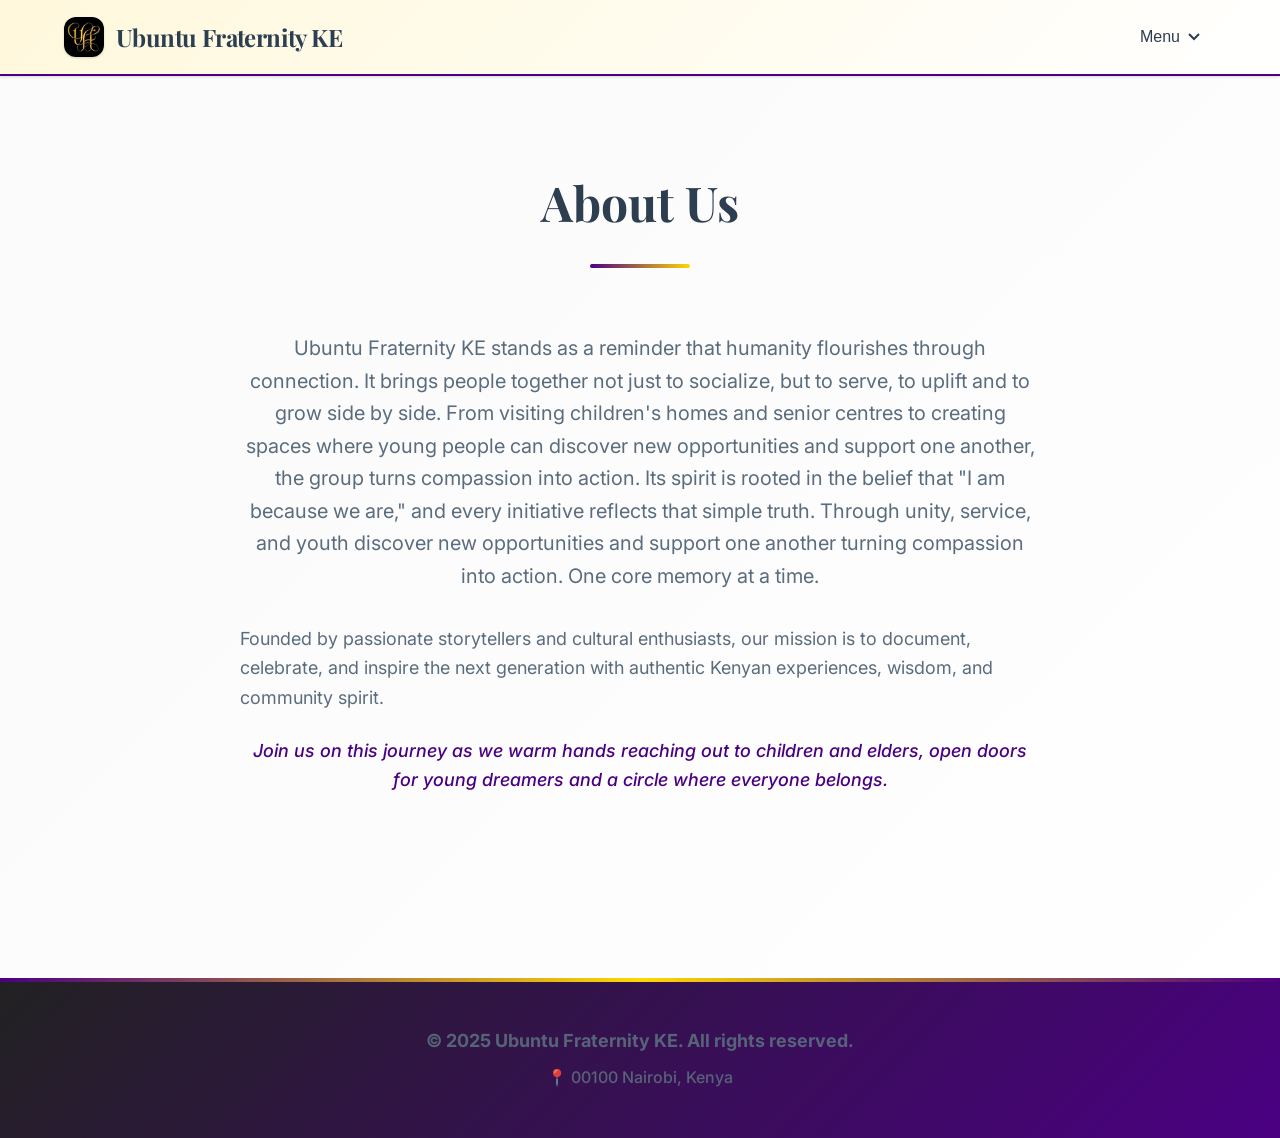
<file: about.html>
<!DOCTYPE html>
<html lang="en">
<head>
  <meta charset="UTF-8">
  <meta name="viewport" content="width=device-width, initial-scale=1.0">
  <title>About Us - Ubuntu Fraternity KE</title>
  <meta name="description" content="Learn about Ubuntu Fraternity KE's mission to preserve and share Kenyan values, traditions, and stories through authentic community experiences.">
  <link rel="icon" type="image/jpeg" href="images/uflogo.png">
  <link rel="stylesheet" href="css/styles.css">
  <link href="https://fonts.googleapis.com/css2?family=Inter:wght@300;400;500;600;700&display=swap" rel="stylesheet">
</head>
<body>
  <!-- Navigation Bar -->
  <nav class="nav">
    <div class="nav__container">
      <a href="index.html" class="nav__logo">
        <img src="images/uflogo.png" alt="Ubuntu Fraternity KE Logo">
        Ubuntu Fraternity KE
      </a>
      
      <button class="nav__toggle" id="navToggle" aria-label="Toggle navigation menu">
        <span></span>
        <span></span>
        <span></span>
      </button>
      
      <div class="nav__menu" id="navMenu">
        <div class="nav__dropdown">
          <button class="nav__dropdown-toggle" id="dropdownToggle" aria-expanded="false">
            Menu
            <svg width="12" height="8" viewBox="0 0 12 8" fill="currentColor">
              <path d="M1 1l5 5 5-5" stroke="currentColor" stroke-width="2" fill="none"/>
            </svg>
          </button>
          <div class="nav__dropdown-menu" id="dropdownMenu">
            <a href="index.html" class="nav__dropdown-item">Home</a>
            <a href="about.html" class="nav__dropdown-item">About Us</a>
            <a href="events.html" class="nav__dropdown-item">Events</a>
            <a href="gallery.html" class="nav__dropdown-item">Gallery</a>
            <a href="partnership.html" class="nav__dropdown-item">Partnership</a>
            <a href="membership.html" class="nav__dropdown-item">Membership</a>
            <a href="blogs.html" class="nav__dropdown-item">Blogs</a>
            <a href="contact.html" class="nav__dropdown-item">Contact</a>
            <a href="privacy.html" class="nav__dropdown-item">Privacy Policy</a>
          </div>
        </div>
      </div>
    </div>
  </nav>

  <!-- About Section -->
  <section class="section section--large">
    <div class="container">
      <h2 class="section__title">About Us</h2>
      <div style="max-width: 800px; margin: 0 auto;">
        <p style="font-size: var(--text-xl); text-align: center; margin-bottom: var(--space-8);">
          Ubuntu Fraternity KE stands as a reminder that humanity flourishes through connection. It brings people together not just to socialize, but to serve, to uplift and to grow side by side. From visiting children's homes and senior centres to creating spaces where young people can discover new opportunities and support one another, the group turns compassion into action. Its spirit is rooted in the belief that "I am because we are," and every initiative reflects that simple truth. Through unity, service, and youth discover new opportunities and support one another turning compassion into action. One core memory at a time.
        </p>
        
        <p style="font-size: var(--text-lg); margin-bottom: var(--space-6);">
          Founded by passionate storytellers and cultural enthusiasts, our mission is to document, celebrate, and inspire the next generation with authentic Kenyan experiences, wisdom, and community spirit.
        </p>
        
        <p style="font-size: var(--text-lg); text-align: center; font-style: italic; color: var(--primary-purple); font-weight: var(--font-medium);">
          Join us on this journey as we warm hands reaching out to children and elders, open doors for young dreamers and a circle where everyone belongs.
        </p>
      </div>
    </div>
  </section>

  <!-- Footer -->
  <footer class="footer">
    <div class="footer__content">
      <p class="footer__text footer__text--highlight">&copy; 2025 Ubuntu Fraternity KE. All rights reserved.</p>
      <p class="footer__text">📍 00100 Nairobi, Kenya</p>
    </div>
  </footer>

  <script src="js/main.js"></script>
</body>
</html>
</file>
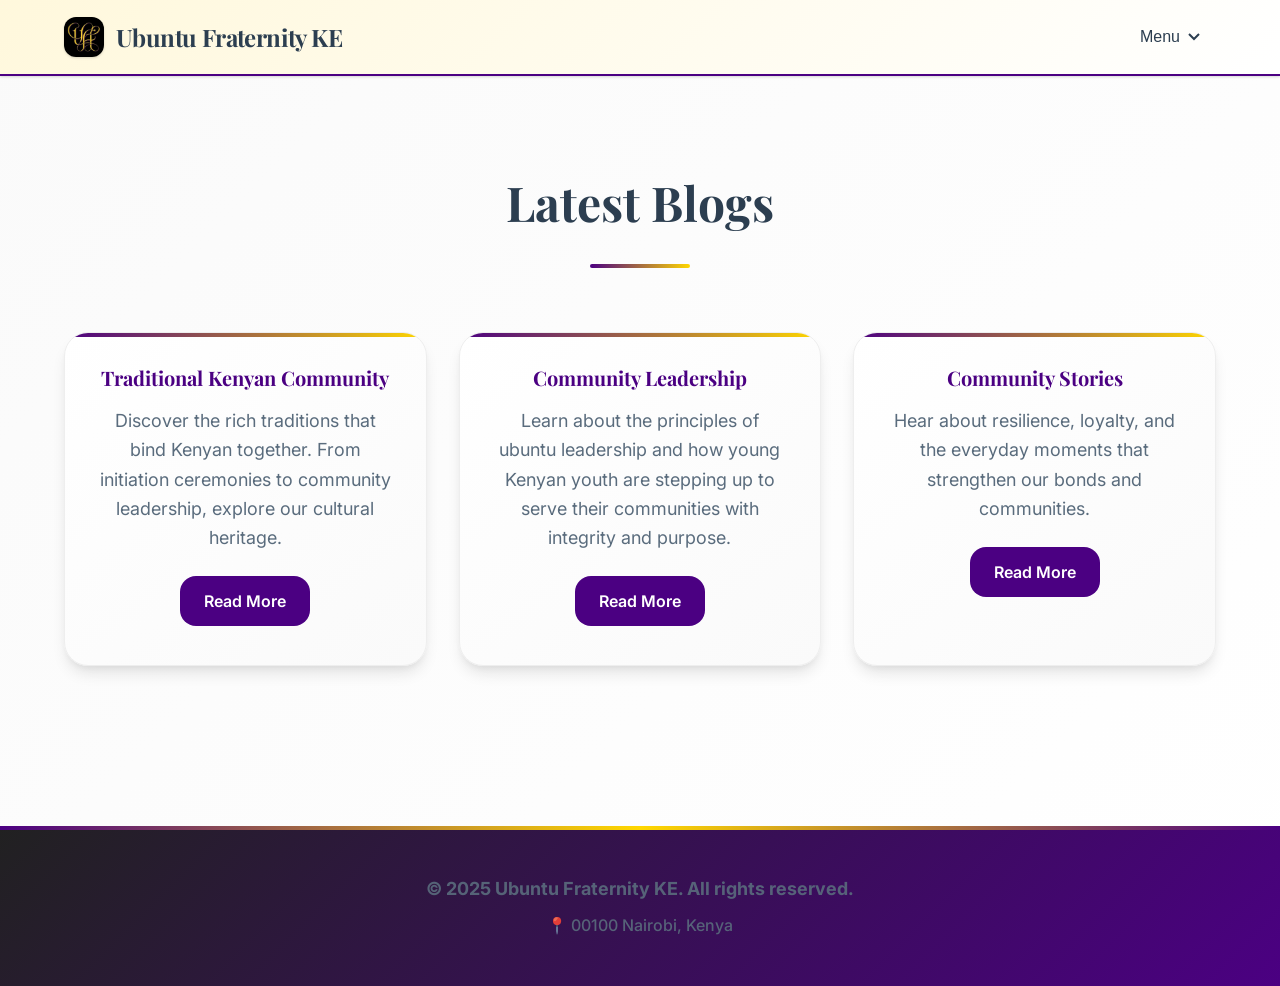
<file: blogs.html>
<!DOCTYPE html>
<html lang="en">
<head>
  <meta charset="UTF-8">
  <meta name="viewport" content="width=device-width, initial-scale=1.0">
  <title>Blogs - Ubuntu Fraternity KE</title>
  <meta name="description" content="Read our latest blogs about traditional Kenyan brotherhood, community leadership, and inspiring stories from our fraternity.">
  <link rel="icon" type="image/jpeg" href="images/uflogo.png">
  <link rel="stylesheet" href="css/styles.css">
  <link href="https://fonts.googleapis.com/css2?family=Inter:wght@300;400;500;600;700&display=swap" rel="stylesheet">
</head>
<body>
  <!-- Navigation Bar -->
  <nav class="nav">
    <div class="nav__container">
      <a href="index.html" class="nav__logo">
        <img src="images/uflogo.png" alt="Ubuntu Fraternity KE Logo">
        Ubuntu Fraternity KE
      </a>
      
      <button class="nav__toggle" id="navToggle" aria-label="Toggle navigation menu">
        <span></span>
        <span></span>
        <span></span>
      </button>
      
      <div class="nav__menu" id="navMenu">
        <div class="nav__dropdown">
          <button class="nav__dropdown-toggle" id="dropdownToggle" aria-expanded="false">
            Menu
            <svg width="12" height="8" viewBox="0 0 12 8" fill="currentColor">
              <path d="M1 1l5 5 5-5" stroke="currentColor" stroke-width="2" fill="none"/>
            </svg>
          </button>
          <div class="nav__dropdown-menu" id="dropdownMenu">
            <a href="index.html" class="nav__dropdown-item">Home</a>
            <a href="about.html" class="nav__dropdown-item">About Us</a>
            <a href="events.html" class="nav__dropdown-item">Events</a>
            <a href="gallery.html" class="nav__dropdown-item">Gallery</a>
            <a href="partnership.html" class="nav__dropdown-item">Partnership</a>
            <a href="membership.html" class="nav__dropdown-item">Membership</a>
            <a href="blogs.html" class="nav__dropdown-item">Blogs</a>
            <a href="contact.html" class="nav__dropdown-item">Contact</a>
            <a href="privacy.html" class="nav__dropdown-item">Privacy Policy</a>
          </div>
        </div>
      </div>
    </div>
  </nav>

  <!-- Blogs Section -->
  <section class="section section--large">
    <div class="container">
      <h2 class="section__title">Latest Blogs</h2>
      <div class="blog-grid">
        <div class="blog-card">
          <h3 class="blog-card__title">Traditional Kenyan Community</h3>
          <p class="blog-card__excerpt">Discover the rich traditions that bind Kenyan together. From initiation ceremonies to community leadership, explore our cultural heritage.</p>
          <a href="#" class="blog-card__link">Read More</a>
        </div>
        <div class="blog-card">
          <h3 class="blog-card__title">Community Leadership</h3>
          <p class="blog-card__excerpt">Learn about the principles of ubuntu leadership and how young Kenyan youth are stepping up to serve their communities with integrity and purpose.</p>
          <a href="#" class="blog-card__link">Read More</a>
        </div>
        <div class="blog-card">
          <h3 class="blog-card__title">Community Stories</h3>
          <p class="blog-card__excerpt">Hear about resilience, loyalty, and the everyday moments that strengthen our bonds and communities.</p>
          <a href="#" class="blog-card__link">Read More</a>
        </div>
      </div>
    </div>
  </section>

  <!-- Footer -->
  <footer class="footer">
    <div class="footer__content">
      <p class="footer__text footer__text--highlight">&copy; 2025 Ubuntu Fraternity KE. All rights reserved.</p>
      <p class="footer__text">📍 00100 Nairobi, Kenya</p>
    </div>
  </footer>

  <script src="js/main.js"></script>
</body>
</html>
</file>
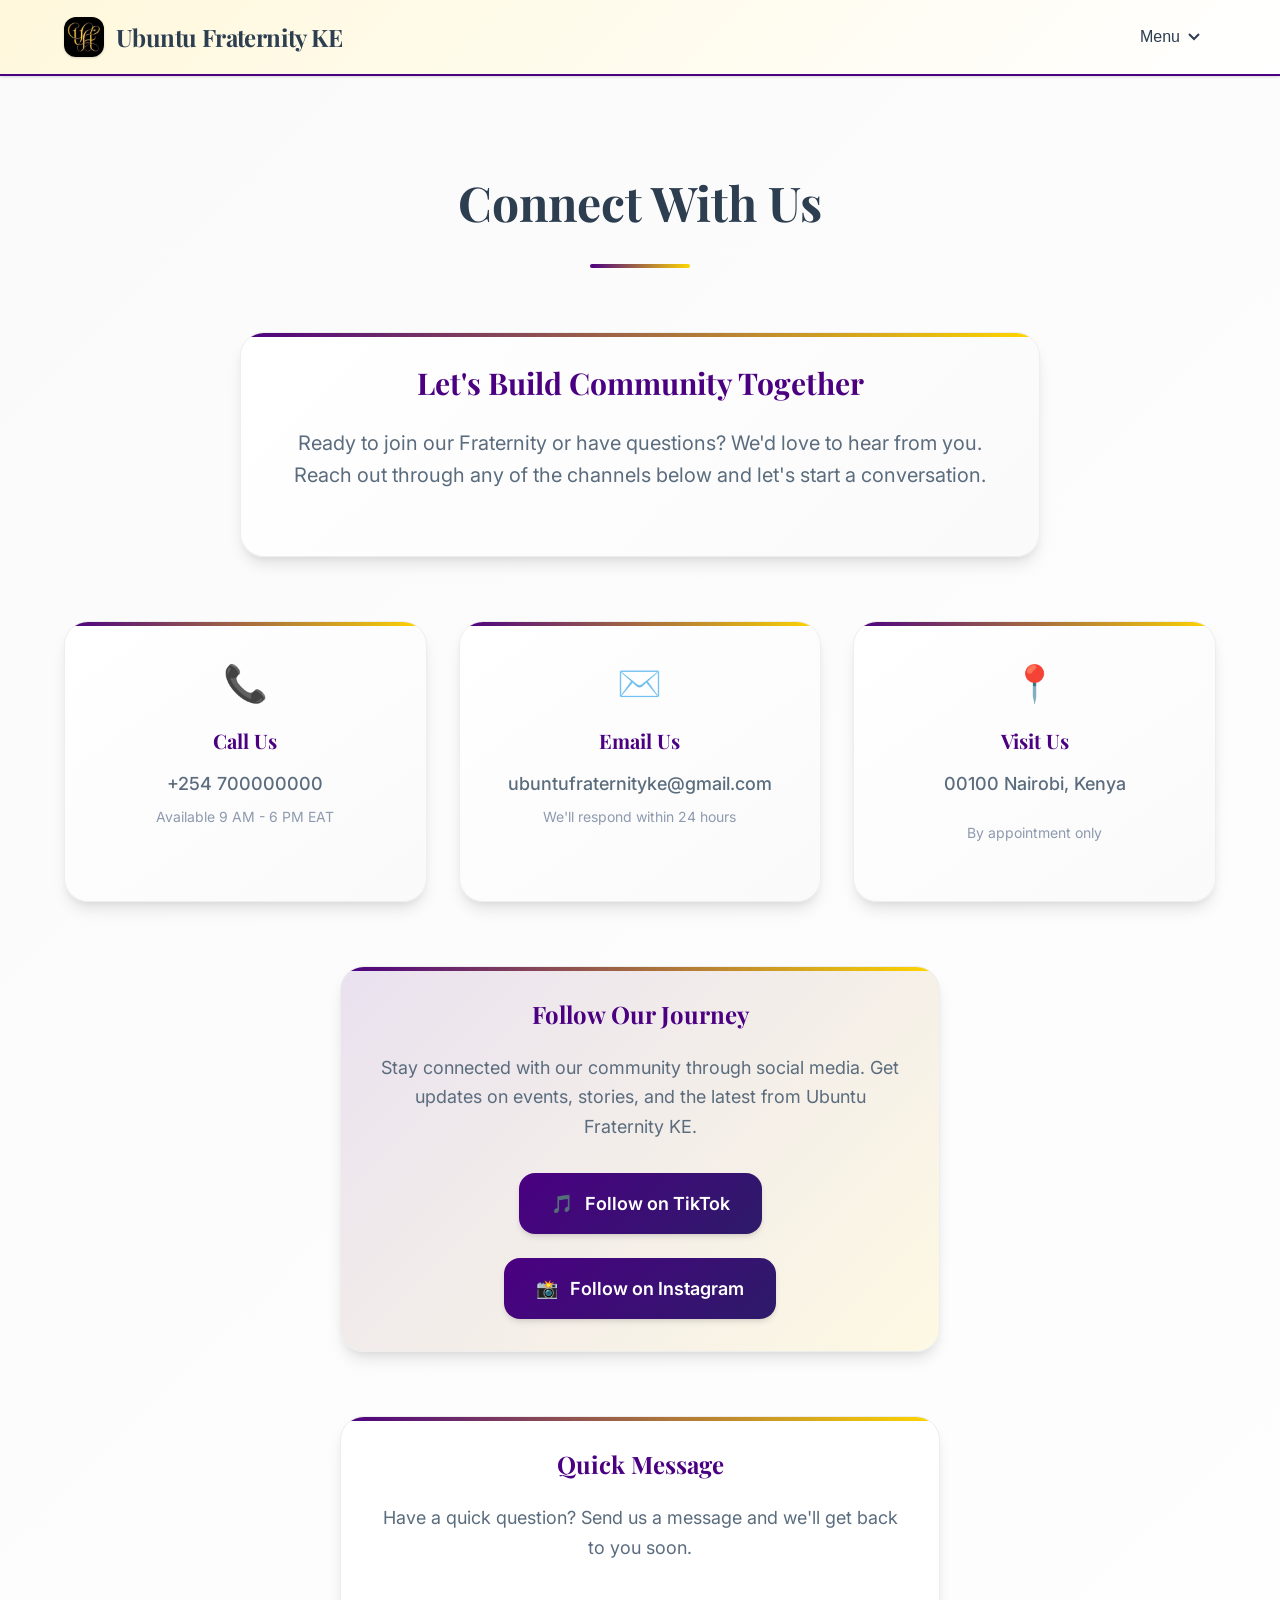
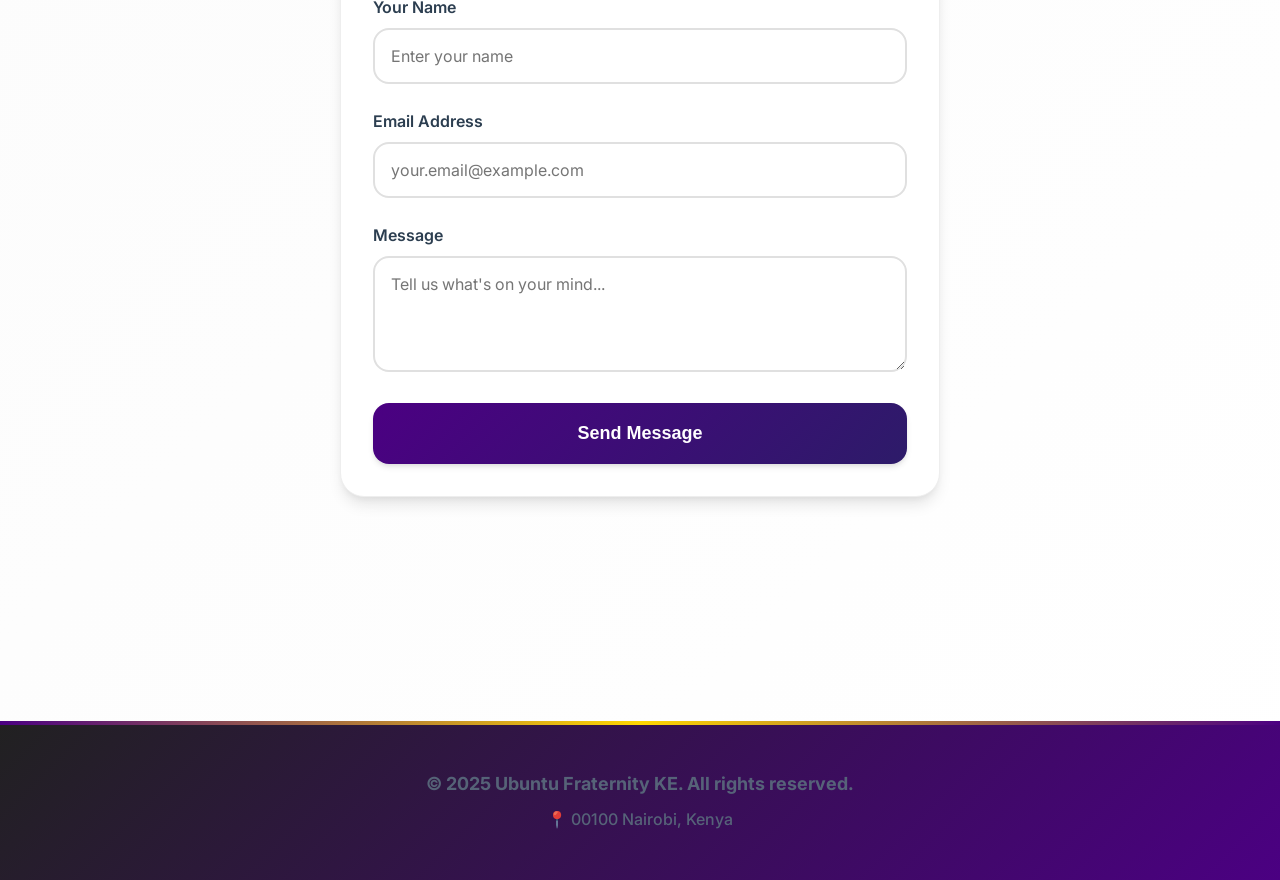
<file: contact.html>
<!DOCTYPE html>
<html lang="en">
<head>
  <meta charset="UTF-8">
  <meta name="viewport" content="width=device-width, initial-scale=1.0">
  <title>Contact - Ubuntu Fraternity KE</title>
  <meta name="description" content="Get in touch with Ubuntu Fraternity KE. Contact us via phone, email, or follow us on social media for updates and events.">
  <link rel="icon" type="image/jpeg" href="images/uflogo.png">
  <link rel="stylesheet" href="css/styles.css">
  <link href="https://fonts.googleapis.com/css2?family=Inter:wght@300;400;500;600;700&display=swap" rel="stylesheet">
</head>
<body>
  <!-- Navigation Bar -->
  <nav class="nav">
    <div class="nav__container">
      <a href="index.html" class="nav__logo">
        <img src="images/uflogo.png" alt="Ubuntu Fraternity KE Logo">
        Ubuntu Fraternity KE
      </a>
      
      <button class="nav__toggle" id="navToggle" aria-label="Toggle navigation menu">
        <span></span>
        <span></span>
        <span></span>
      </button>
      
      <div class="nav__menu" id="navMenu">
        <div class="nav__dropdown">
          <button class="nav__dropdown-toggle" id="dropdownToggle" aria-expanded="false">
            Menu
            <svg width="12" height="8" viewBox="0 0 12 8" fill="currentColor">
              <path d="M1 1l5 5 5-5" stroke="currentColor" stroke-width="2" fill="none"/>
            </svg>
          </button>
          <div class="nav__dropdown-menu" id="dropdownMenu">
            <a href="index.html" class="nav__dropdown-item">Home</a>
            <a href="about.html" class="nav__dropdown-item">About Us</a>
            <a href="events.html" class="nav__dropdown-item">Events</a>
            <a href="gallery.html" class="nav__dropdown-item">Gallery</a>
            <a href="partnership.html" class="nav__dropdown-item">Partnership</a>
            <a href="membership.html" class="nav__dropdown-item">Membership</a>
            <a href="blogs.html" class="nav__dropdown-item">Blogs</a>
            <a href="contact.html" class="nav__dropdown-item">Contact</a>
            <a href="privacy.html" class="nav__dropdown-item">Privacy Policy</a>
          </div>
        </div>
      </div>
    </div>
  </nav>

  <!-- Contact Section -->
  <section class="section section--large">
    <div class="container">
      <h2 class="section__title">Connect With Us</h2>
      
      <!-- Hero Contact Card -->
      <div class="card" style="max-width: 800px; margin: 0 auto var(--space-16); text-align: center; background: linear-gradient(135deg, var(--white), var(--gray-50));">
        <h3 style="font-size: var(--text-3xl); color: var(--primary-purple); margin-bottom: var(--space-6); font-family: var(--font-display);">
          Let's Build Community Together
        </h3>
        <p style="font-size: var(--text-xl); color: var(--text-secondary); margin-bottom: var(--space-8);">
          Ready to join our Fraternity or have questions? We'd love to hear from you. 
          Reach out through any of the channels below and let's start a conversation.
        </p>
      </div>
      
      <!-- Contact Methods Grid -->
      <div class="contact-grid">
        <div class="contact-card">
          <div style="font-size: var(--text-4xl); margin-bottom: var(--space-4);">📞</div>
          <h3 class="contact-card__title">Call Us</h3>
          <a href="tel:+254700000000" class="contact-card__content">+254 700000000</a>
          <p style="font-size: var(--text-sm); color: var(--text-muted); margin-top: var(--space-2);">
            Available 9 AM - 6 PM EAT
          </p>
        </div>
        
        <div class="contact-card">
          <div style="font-size: var(--text-4xl); margin-bottom: var(--space-4);">✉️</div>
          <h3 class="contact-card__title">Email Us</h3>
          <a href="mailto:ubuntufraternityke@gmail.com" class="contact-card__content">ubuntufraternityke@gmail.com</a>
          <p style="font-size: var(--text-sm); color: var(--text-muted); margin-top: var(--space-2);">
            We'll respond within 24 hours
          </p>
        </div>
        
        <div class="contact-card">
          <div style="font-size: var(--text-4xl); margin-bottom: var(--space-4);">📍</div>
          <h3 class="contact-card__title">Visit Us</h3>
          <p class="contact-card__content">00100 Nairobi, Kenya</p>
          <p style="font-size: var(--text-sm); color: var(--text-muted); margin-top: var(--space-2);">
            By appointment only
          </p>
        </div>
      </div>
      
      <!-- Social Media Section -->
      <div class="card" style="max-width: 600px; margin: var(--space-16) auto; text-align: center; background: linear-gradient(135deg, var(--primary-purple-muted), var(--accent-yellow-muted));">
        <h3 style="font-size: var(--text-2xl); color: var(--primary-purple); margin-bottom: var(--space-6); font-family: var(--font-display);">
          Follow Our Journey
        </h3>
        <p style="font-size: var(--text-lg); color: var(--text-secondary); margin-bottom: var(--space-8);">
          Stay connected with our community through social media. Get updates on events, 
          stories, and the latest from Ubuntu Fraternity KE.
        </p>
        
        <div class="social-links">
          <a href="https://tiktok.com/@ubuntu.fraternity" target="_blank" rel="noopener noreferrer" class="social-link">
            <span style="margin-right: var(--space-2);">🎵</span>
            Follow on TikTok
          </a>
          <a href="https://instagram.com/ubuntufraternity" target="_blank" rel="noopener noreferrer" class="social-link">
            <span style="margin-right: var(--space-2);">📸</span>
            Follow on Instagram
          </a>
        </div>
      </div>
      
      <!-- Quick Contact Form -->
      <div class="card" style="max-width: 600px; margin: var(--space-16) auto; text-align: center;">
        <h3 style="font-size: var(--text-2xl); color: var(--primary-purple); margin-bottom: var(--space-6); font-family: var(--font-display);">
          Quick Message
        </h3>
        <p style="font-size: var(--text-lg); color: var(--text-secondary); margin-bottom: var(--space-8);">
          Have a quick question? Send us a message and we'll get back to you soon.
        </p>
        
        <form style="text-align: left;">
          <div class="form-group">
            <label for="quickName" class="form-label">Your Name</label>
            <input type="text" id="quickName" name="quickName" class="form-input" placeholder="Enter your name">
          </div>
          <div class="form-group">
            <label for="quickEmail" class="form-label">Email Address</label>
            <input type="email" id="quickEmail" name="quickEmail" class="form-input" placeholder="your.email@example.com">
          </div>
          <div class="form-group">
            <label for="quickMessage" class="form-label">Message</label>
            <textarea id="quickMessage" name="quickMessage" class="form-input" rows="4" placeholder="Tell us what's on your mind..."></textarea>
          </div>
          <button type="submit" class="form-button">Send Message</button>
        </form>
      </div>
    </div>
  </section>

  <!-- Footer -->
  <footer class="footer">
    <div class="footer__content">
      <p class="footer__text footer__text--highlight">&copy; 2025 Ubuntu Fraternity KE. All rights reserved.</p>
      <p class="footer__text">📍 00100 Nairobi, Kenya</p>
    </div>
  </footer>

  <script src="js/main.js"></script>
</body>
</html>
</file>
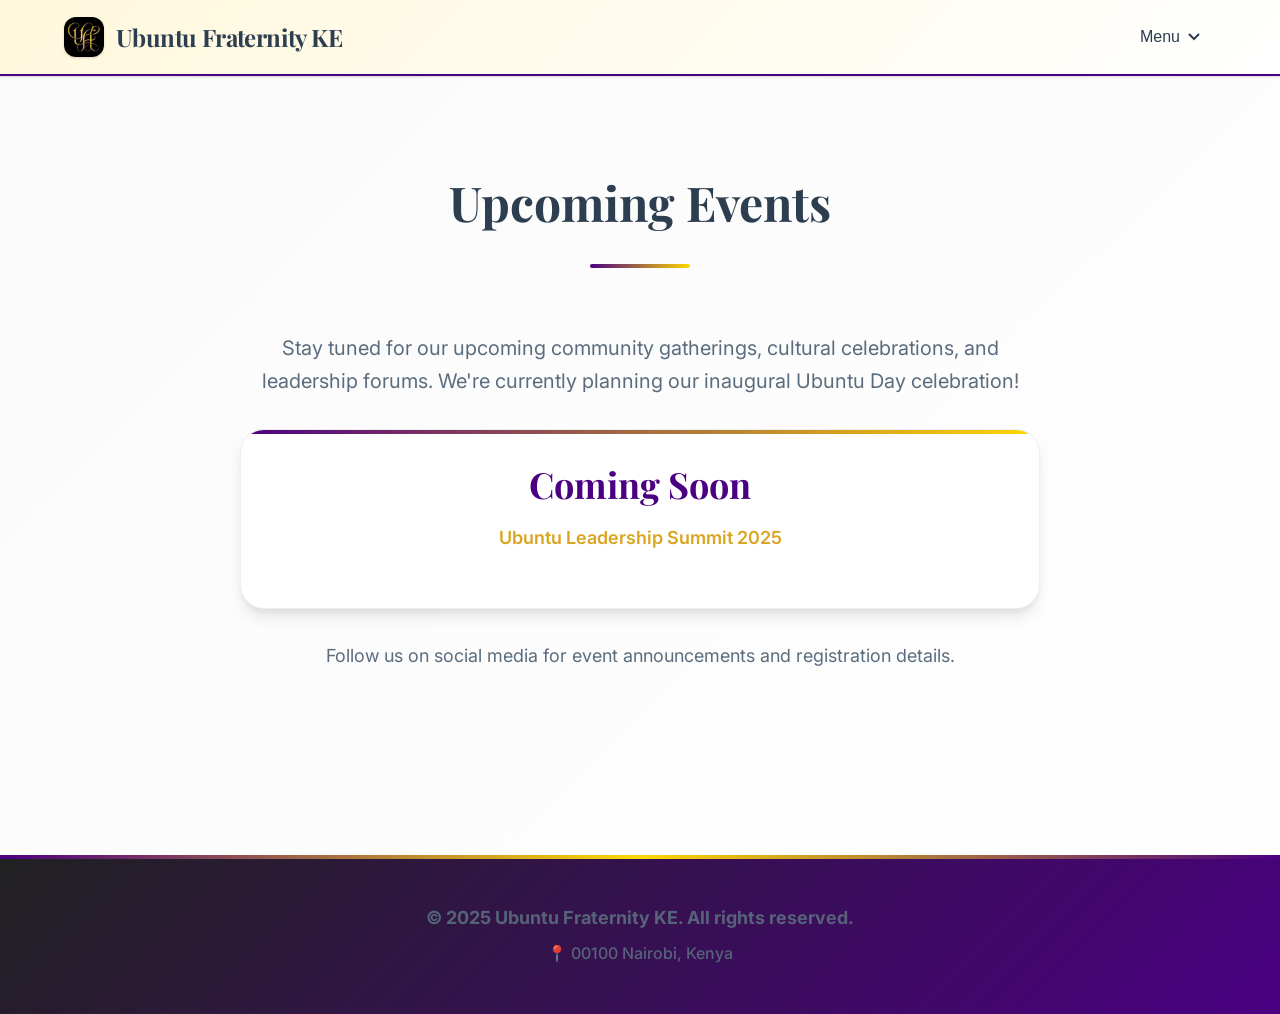
<file: events.html>
<!DOCTYPE html>
<html lang="en">
<head>
  <meta charset="UTF-8">
  <meta name="viewport" content="width=device-width, initial-scale=1.0">
  <title>Events - Ubuntu Fraternity KE</title>
  <meta name="description" content="Stay updated with Ubuntu Fraternity KE's upcoming events, community gatherings, and cultural celebrations.">
  <link rel="icon" type="image/jpeg" href="images/uflogo.png">
  <link rel="stylesheet" href="css/styles.css">
  <link href="https://fonts.googleapis.com/css2?family=Inter:wght@300;400;500;600;700&display=swap" rel="stylesheet">
</head>
<body>
  <!-- Navigation Bar -->
  <nav class="nav">
    <div class="nav__container">
      <a href="index.html" class="nav__logo">
        <img src="images/uflogo.png" alt="Ubuntu Fraternity KE Logo">
        Ubuntu Fraternity KE
      </a>
      
      <button class="nav__toggle" id="navToggle" aria-label="Toggle navigation menu">
        <span></span>
        <span></span>
        <span></span>
      </button>
      
      <div class="nav__menu" id="navMenu">
        <div class="nav__dropdown">
          <button class="nav__dropdown-toggle" id="dropdownToggle" aria-expanded="false">
            Menu
            <svg width="12" height="8" viewBox="0 0 12 8" fill="currentColor">
              <path d="M1 1l5 5 5-5" stroke="currentColor" stroke-width="2" fill="none"/>
            </svg>
          </button>
          <div class="nav__dropdown-menu" id="dropdownMenu">
            <a href="index.html" class="nav__dropdown-item">Home</a>
            <a href="about.html" class="nav__dropdown-item">About Us</a>
            <a href="events.html" class="nav__dropdown-item">Events</a>
            <a href="gallery.html" class="nav__dropdown-item">Gallery</a>
            <a href="partnership.html" class="nav__dropdown-item">Partnership</a>
            <a href="membership.html" class="nav__dropdown-item">Membership</a>
            <a href="blogs.html" class="nav__dropdown-item">Blogs</a>
            <a href="contact.html" class="nav__dropdown-item">Contact</a>
            <a href="privacy.html" class="nav__dropdown-item">Privacy Policy</a>
          </div>
        </div>
      </div>
    </div>
  </nav>

  <!-- Events Section -->
  <section class="section section--large">
    <div class="container">
      <h2 class="section__title">Upcoming Events</h2>
      <div style="max-width: 800px; margin: 0 auto; text-align: center;">
        <p style="font-size: var(--text-xl); margin-bottom: var(--space-6);">
          Stay tuned for our upcoming community gatherings, cultural celebrations, and leadership forums. We're currently planning our inaugural Ubuntu Day celebration!
        </p>
        <div class="card" style="margin: var(--space-8) 0;">
          <h3 style="color: var(--primary-purple); margin-bottom: var(--space-4);">Coming Soon</h3>
          <p style="font-size: var(--text-lg); font-weight: var(--font-semibold); color: var(--accent-yellow-dark);">Ubuntu Leadership Summit 2025</p>
        </div>
        <p style="font-size: var(--text-lg); color: var(--text-secondary);">
          Follow us on social media for event announcements and registration details.
        </p>
      </div>
    </div>
  </section>

  <!-- Footer -->
  <footer class="footer">
    <div class="footer__content">
      <p class="footer__text footer__text--highlight">&copy; 2025 Ubuntu Fraternity KE. All rights reserved.</p>
      <p class="footer__text">📍 00100 Nairobi, Kenya</p>
    </div>
  </footer>

  <script src="js/main.js"></script>
</body>
</html>
</file>
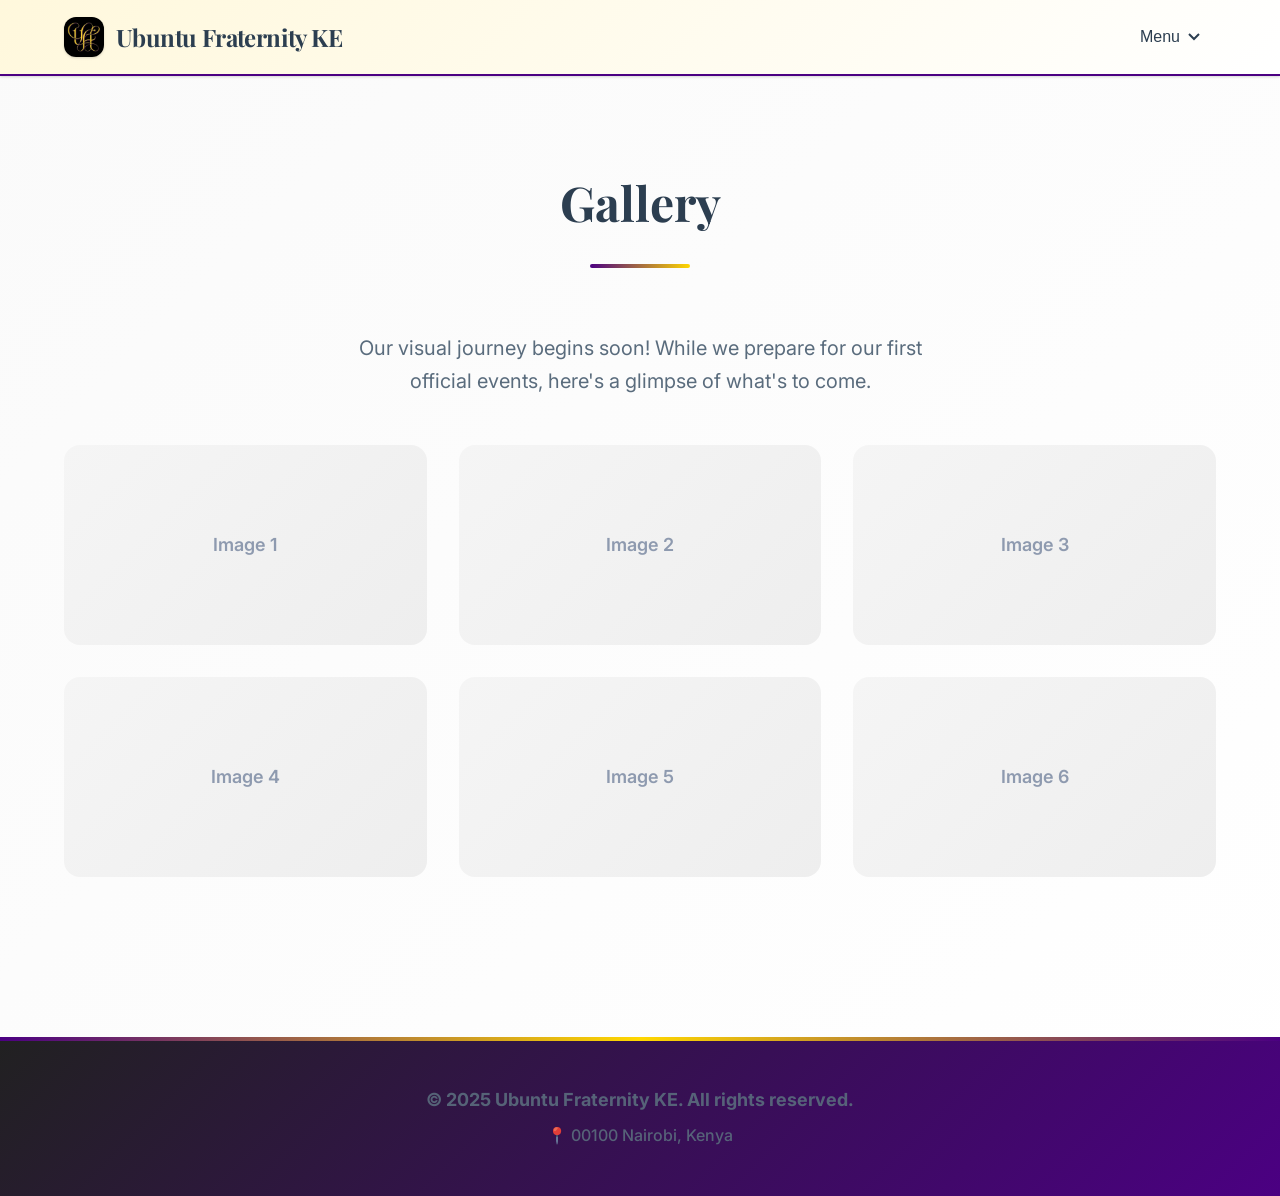
<file: gallery.html>
<!DOCTYPE html>
<html lang="en">
<head>
  <meta charset="UTF-8">
  <meta name="viewport" content="width=device-width, initial-scale=1.0">
  <title>Gallery - Ubuntu Fraternity KE</title>
  <meta name="description" content="View our gallery of Ubuntu Fraternity KE events, community gatherings, and cultural celebrations.">
  <link rel="icon" type="image/jpeg" href="images/uflogo.png">
  <link rel="stylesheet" href="css/styles.css">
  <link href="https://fonts.googleapis.com/css2?family=Inter:wght@300;400;500;600;700&display=swap" rel="stylesheet">
</head>
<body>
  <!-- Navigation Bar -->
  <nav class="nav">
    <div class="nav__container">
      <a href="index.html" class="nav__logo">
        <img src="images/uflogo.png" alt="Ubuntu Fraternity KE Logo">
        Ubuntu Fraternity KE
      </a>
      
      <button class="nav__toggle" id="navToggle" aria-label="Toggle navigation menu">
        <span></span>
        <span></span>
        <span></span>
      </button>
      
      <div class="nav__menu" id="navMenu">
        <div class="nav__dropdown">
          <button class="nav__dropdown-toggle" id="dropdownToggle" aria-expanded="false">
            Menu
            <svg width="12" height="8" viewBox="0 0 12 8" fill="currentColor">
              <path d="M1 1l5 5 5-5" stroke="currentColor" stroke-width="2" fill="none"/>
            </svg>
          </button>
          <div class="nav__dropdown-menu" id="dropdownMenu">
            <a href="index.html" class="nav__dropdown-item">Home</a>
            <a href="about.html" class="nav__dropdown-item">About Us</a>
            <a href="events.html" class="nav__dropdown-item">Events</a>
            <a href="gallery.html" class="nav__dropdown-item">Gallery</a>
            <a href="partnership.html" class="nav__dropdown-item">Partnership</a>
            <a href="membership.html" class="nav__dropdown-item">Membership</a>
            <a href="blogs.html" class="nav__dropdown-item">Blogs</a>
            <a href="contact.html" class="nav__dropdown-item">Contact</a>
            <a href="privacy.html" class="nav__dropdown-item">Privacy Policy</a>
          </div>
        </div>
      </div>
    </div>
  </nav>

  <!-- Gallery Section -->
  <section class="section section--large">
    <div class="container">
      <h2 class="section__title">Gallery</h2>
      <p style="text-align: center; font-size: var(--text-xl); color: var(--text-secondary); max-width: 600px; margin: 0 auto var(--space-12);">
        Our visual journey begins soon! While we prepare for our first official events, here's a glimpse of what's to come.
      </p>
      <div class="gallery-grid">
        <div class="gallery-item">
          <span>Image 1</span>
        </div>
        <div class="gallery-item">
          <span>Image 2</span>
        </div>
        <div class="gallery-item">
          <span>Image 3</span>
        </div>
        <div class="gallery-item">
          <span>Image 4</span>
        </div>
        <div class="gallery-item">
          <span>Image 5</span>
        </div>
        <div class="gallery-item">
          <span>Image 6</span>
        </div>
      </div>
    </div>
  </section>

  <!-- Footer -->
  <footer class="footer">
    <div class="footer__content">
      <p class="footer__text footer__text--highlight">&copy; 2025 Ubuntu Fraternity KE. All rights reserved.</p>
      <p class="footer__text">📍 00100 Nairobi, Kenya</p>
    </div>
  </footer>

  <script src="js/main.js"></script>
</body>
</html>
</file>
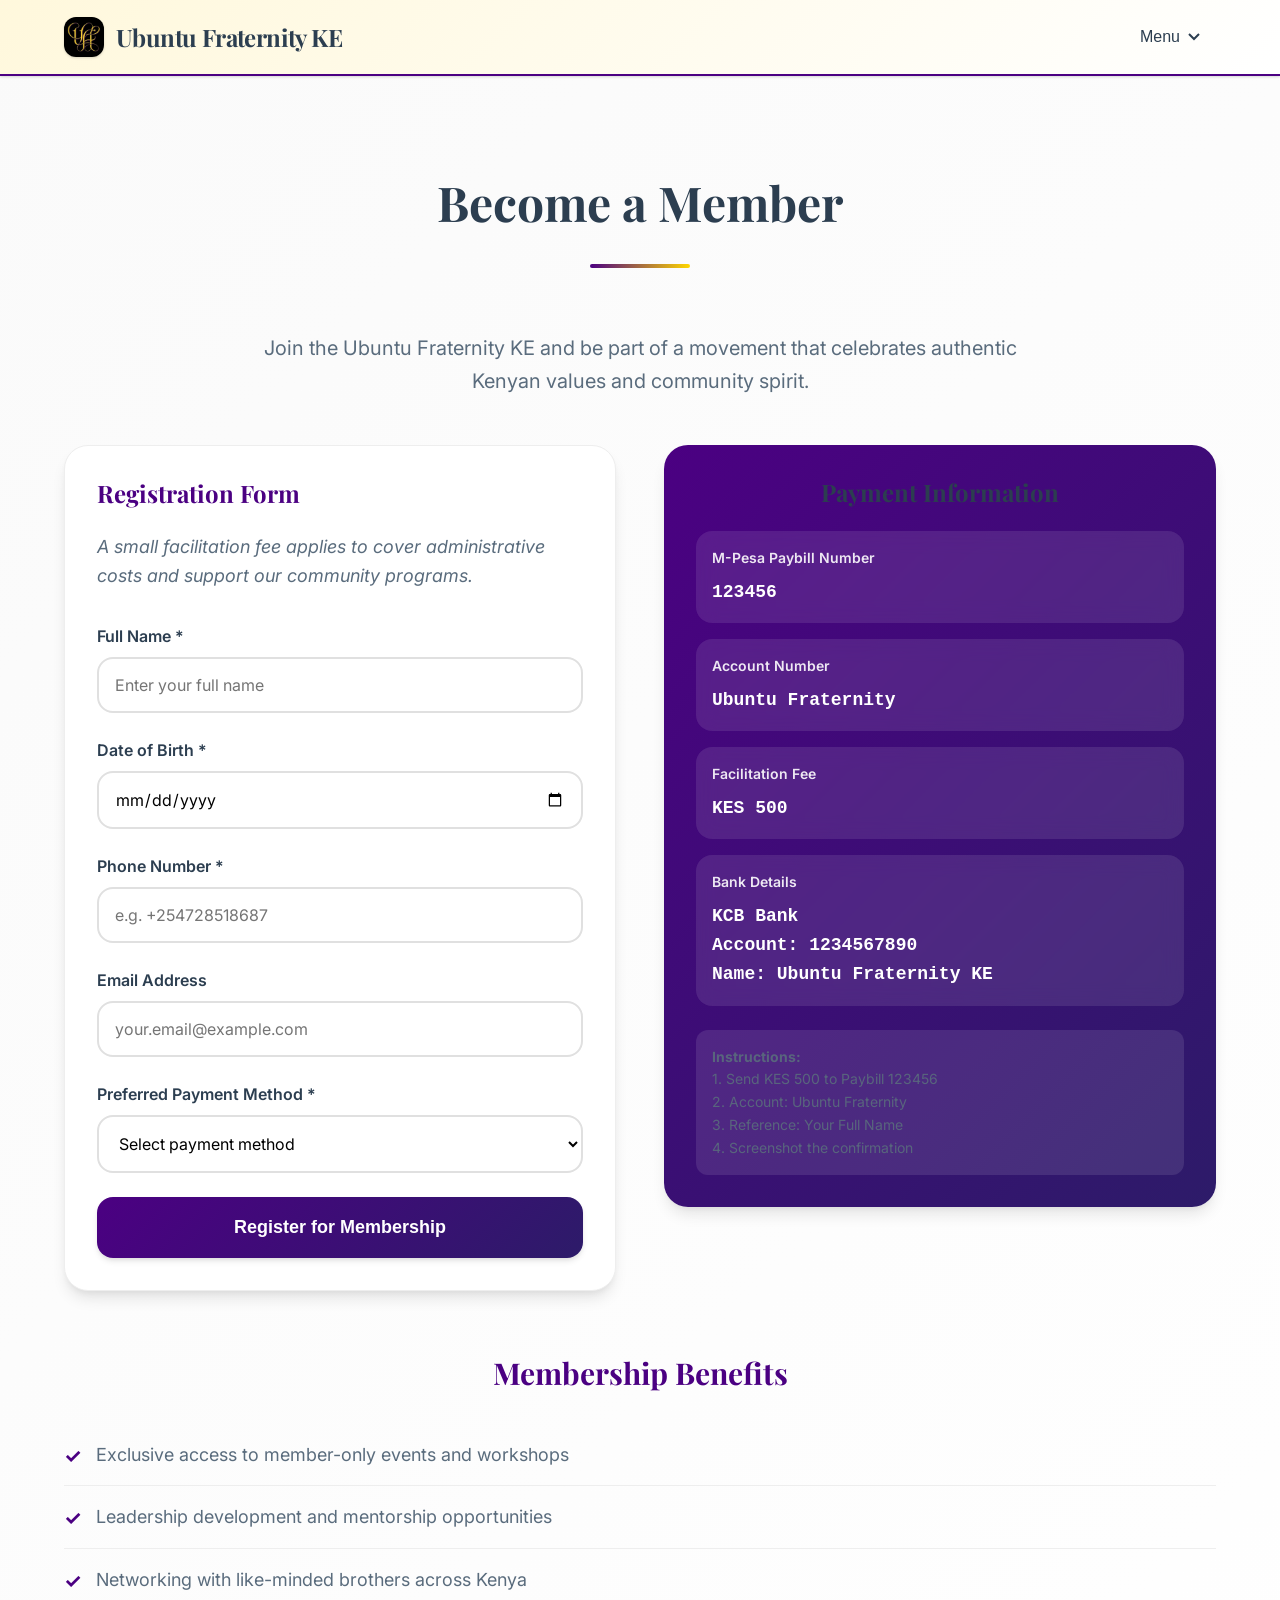
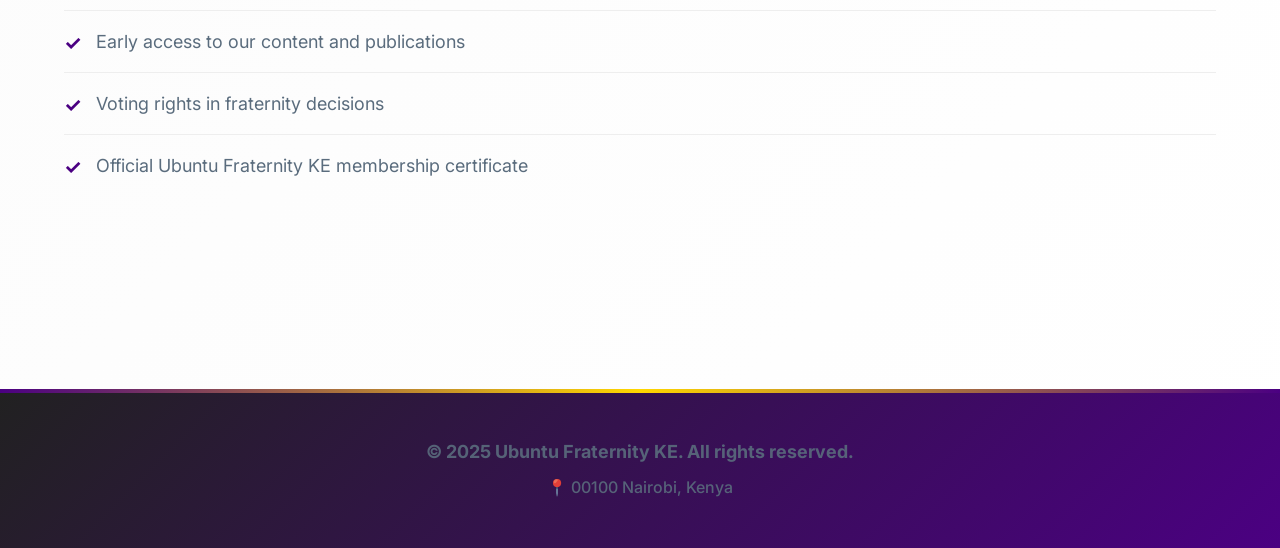
<file: membership.html>
<!DOCTYPE html>
<html lang="en">
<head>
  <meta charset="UTF-8">
  <meta name="viewport" content="width=device-width, initial-scale=1.0">
  <title>Membership - Ubuntu Fraternity KE</title>
  <meta name="description" content="Join Ubuntu Fraternity KE and become part of a brotherhood dedicated to preserving Kenyan values and building strong communities.">
  <link rel="icon" type="image/jpeg" href="images/uflogo.png">
  <link rel="stylesheet" href="css/styles.css">
  <link href="https://fonts.googleapis.com/css2?family=Inter:wght@300;400;500;600;700&display=swap" rel="stylesheet">
</head>
<body>
  <!-- Navigation Bar -->
  <nav class="nav">
    <div class="nav__container">
      <a href="index.html" class="nav__logo">
        <img src="images/uflogo.png" alt="Ubuntu Fraternity KE Logo">
        Ubuntu Fraternity KE
      </a>
      
      <button class="nav__toggle" id="navToggle" aria-label="Toggle navigation menu">
        <span></span>
        <span></span>
        <span></span>
      </button>
      
      <div class="nav__menu" id="navMenu">
        <div class="nav__dropdown">
          <button class="nav__dropdown-toggle" id="dropdownToggle" aria-expanded="false">
            Menu
            <svg width="12" height="8" viewBox="0 0 12 8" fill="currentColor">
              <path d="M1 1l5 5 5-5" stroke="currentColor" stroke-width="2" fill="none"/>
            </svg>
          </button>
          <div class="nav__dropdown-menu" id="dropdownMenu">
            <a href="index.html" class="nav__dropdown-item">Home</a>
            <a href="about.html" class="nav__dropdown-item">About Us</a>
            <a href="events.html" class="nav__dropdown-item">Events</a>
            <a href="gallery.html" class="nav__dropdown-item">Gallery</a>
            <a href="partnership.html" class="nav__dropdown-item">Partnership</a>
            <a href="membership.html" class="nav__dropdown-item">Membership</a>
            <a href="blogs.html" class="nav__dropdown-item">Blogs</a>
            <a href="contact.html" class="nav__dropdown-item">Contact</a>
            <a href="privacy.html" class="nav__dropdown-item">Privacy Policy</a>
          </div>
        </div>
      </div>
    </div>
  </nav>

  <!-- Membership Section -->
  <section class="section section--large">
    <div class="container">
      <h2 class="section__title">Become a Member</h2>
      <p style="text-align: center; font-size: var(--text-xl); color: var(--text-secondary); max-width: 800px; margin: 0 auto var(--space-12);">
        Join the Ubuntu Fraternity KE and be part of a movement that celebrates authentic Kenyan values and community spirit.
      </p>
      
      <div class="membership-layout">
        <!-- Registration Form -->
        <div class="membership-form">
          <h3 style="color: var(--primary-purple); margin-bottom: var(--space-6); font-size: var(--text-2xl);">Registration Form</h3>
          <p style="color: var(--text-secondary); margin-bottom: var(--space-8); font-style: italic;">
            A small facilitation fee applies to cover administrative costs and support our community programs.
          </p>
          
          <form id="membershipForm">
            <div class="form-group">
              <label for="fullName" class="form-label">Full Name *</label>
              <input type="text" id="fullName" name="fullName" class="form-input" required placeholder="Enter your full name">
            </div>
            <div class="form-group">
              <label for="dateOfBirth" class="form-label">Date of Birth *</label>
              <input type="date" id="dateOfBirth" name="dateOfBirth" class="form-input" required>
            </div>
            <div class="form-group">
              <label for="phoneNumber" class="form-label">Phone Number *</label>
              <input type="tel" id="phoneNumber" name="phoneNumber" class="form-input" required placeholder="e.g. +254728518687">
            </div>
            <div class="form-group">
              <label for="email" class="form-label">Email Address</label>
              <input type="email" id="email" name="email" class="form-input" placeholder="your.email@example.com">
            </div>
            <div class="form-group">
              <label for="paymentMethod" class="form-label">Preferred Payment Method *</label>
              <select id="paymentMethod" name="paymentMethod" class="form-select" required>
                <option value="">Select payment method</option>
                <option value="mpesa">M-Pesa Paybill</option>
                <option value="cash">Cash Payment</option>
              </select>
            </div>
            <button type="submit" class="form-button">Register for Membership</button>
          </form>
        </div>
        
        <!-- Payment Information -->
        <div class="payment-info">
          <h3 class="payment-info__title">Payment Information</h3>
          
          <div class="payment-info__item">
            <span class="payment-info__label">M-Pesa Paybill Number</span>
            <span class="payment-info__value">123456</span>
          </div>
          
          <div class="payment-info__item">
            <span class="payment-info__label">Account Number</span>
            <span class="payment-info__value">Ubuntu Fraternity</span>
          </div>
          
          <div class="payment-info__item">
            <span class="payment-info__label">Facilitation Fee</span>
            <span class="payment-info__value">KES 500</span>
          </div>
          
          <div class="payment-info__item">
            <span class="payment-info__label">Bank Details</span>
            <span class="payment-info__value">KCB Bank<br>Account: 1234567890<br>Name: Ubuntu Fraternity KE</span>
          </div>
          
          <div style="margin-top: var(--space-6); padding: var(--space-4); background: rgba(255, 255, 255, 0.1); border-radius: var(--radius-lg);">
            <p style="font-size: var(--text-sm); margin: 0; opacity: 0.9;">
              <strong>Instructions:</strong><br>
              1. Send KES 500 to Paybill 123456<br>
              2. Account: Ubuntu Fraternity<br>
              3. Reference: Your Full Name<br>
              4. Screenshot the confirmation
            </p>
          </div>
        </div>
      </div>
      
      <!-- Membership Benefits -->
      <div style="margin-top: var(--space-16);">
        <h3 style="text-align: center; color: var(--primary-purple); margin-bottom: var(--space-8); font-size: var(--text-3xl);">Membership Benefits</h3>
        <ul class="benefits-list">
          <li>Exclusive access to member-only events and workshops</li>
          <li>Leadership development and mentorship opportunities</li>
          <li>Networking with like-minded brothers across Kenya</li>
          <li>Early access to our content and publications</li>
          <li>Voting rights in fraternity decisions</li>
          <li>Official Ubuntu Fraternity KE membership certificate</li>
        </ul>
      </div>
    </div>
  </section>

  <!-- M-Pesa PIN Modal -->
  <div id="mpesaModal" class="modal">
    <div class="modal-content">
      <h3>Enter M-Pesa PIN</h3>
      <p>Enter your 6-digit M-Pesa PIN to complete registration</p>
      <input type="password" id="mpesaPin" class="pin-input" maxlength="6" placeholder="••••••" autocomplete="off">
      <div class="modal-buttons">
        <button class="modal-btn cancel-btn" onclick="closeMpesaModal()">Cancel</button>
        <button class="modal-btn confirm-btn" onclick="submitMpesaPin()">Confirm</button>
      </div>
    </div>
  </div>

  <!-- Footer -->
  <footer class="footer">
    <div class="footer__content">
      <p class="footer__text footer__text--highlight">&copy; 2025 Ubuntu Fraternity KE. All rights reserved.</p>
      <p class="footer__text">📍 00100 Nairobi, Kenya</p>
    </div>
  </footer>

  <script src="js/main.js"></script>
</body>
</html>
</file>
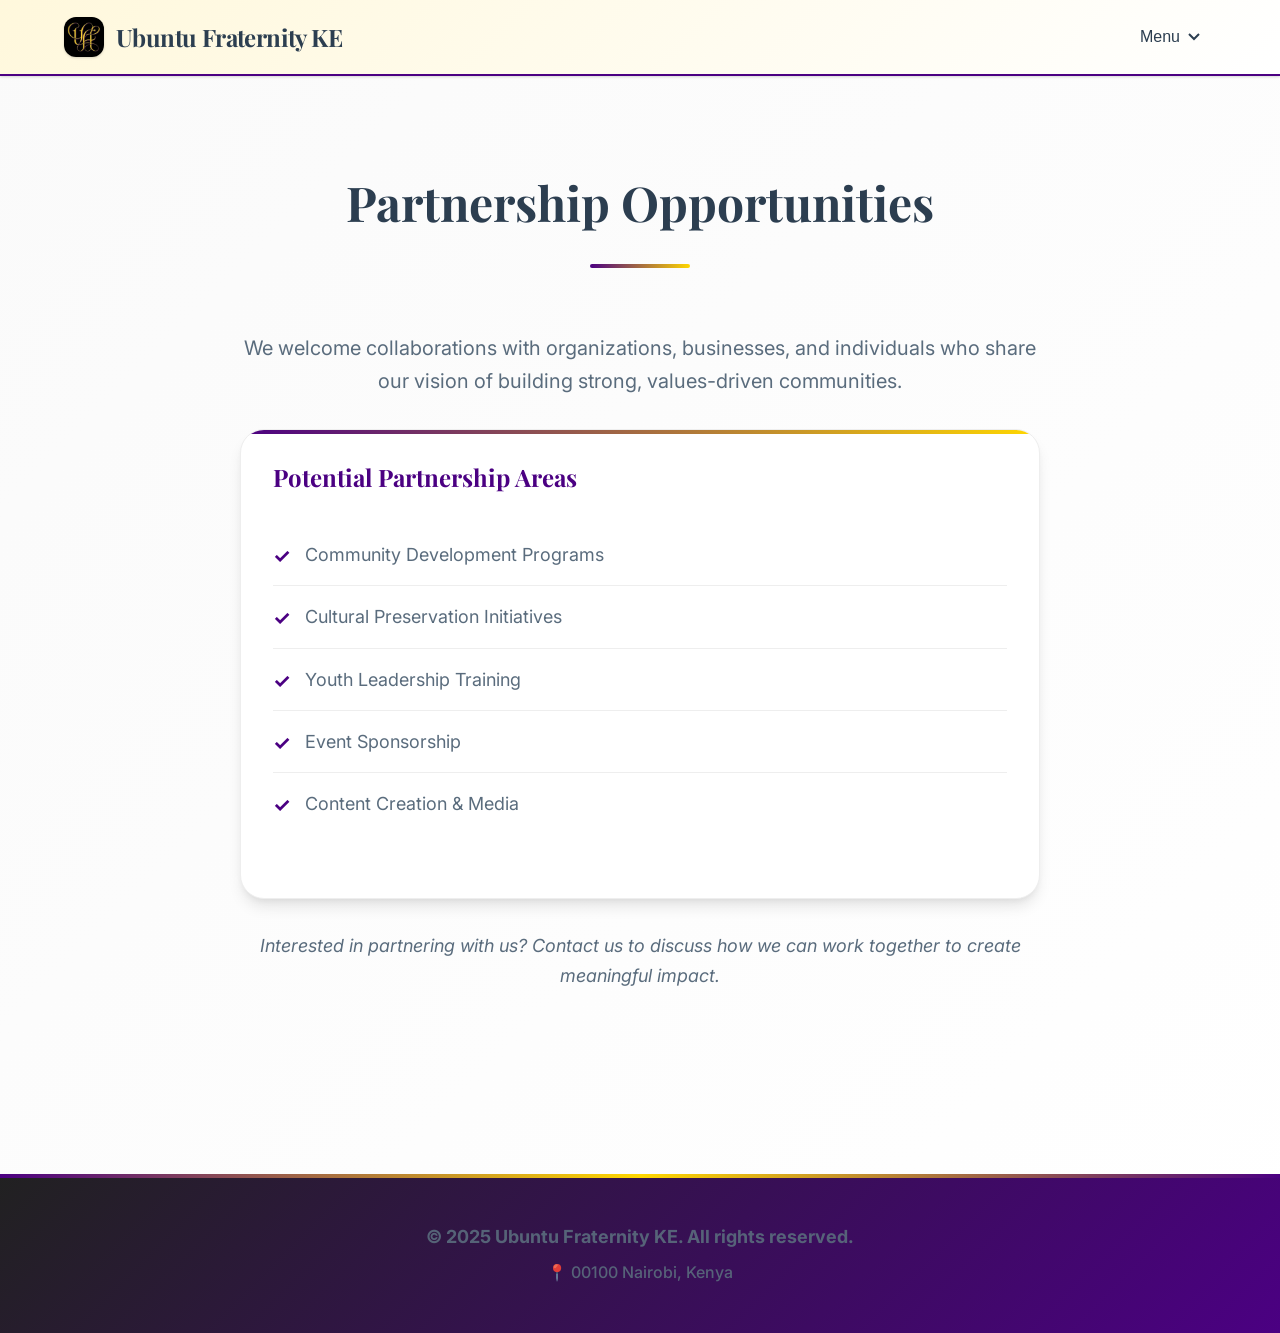
<file: partnership.html>
<!DOCTYPE html>
<html lang="en">
<head>
  <meta charset="UTF-8">
  <meta name="viewport" content="width=device-width, initial-scale=1.0">
  <title>Partnership - Ubuntu Fraternity KE</title>
  <meta name="description" content="Explore partnership opportunities with Ubuntu Fraternity KE. Join us in building strong, values-driven communities across Kenya.">
  <link rel="icon" type="image/jpeg" href="images/uflogo.png">
  <link rel="stylesheet" href="css/styles.css">
  <link href="https://fonts.googleapis.com/css2?family=Inter:wght@300;400;500;600;700&display=swap" rel="stylesheet">
</head>
<body>
  <!-- Navigation Bar -->
  <nav class="nav">
    <div class="nav__container">
      <a href="index.html" class="nav__logo">
        <img src="images/uflogo.png" alt="Ubuntu Fraternity KE Logo">
        Ubuntu Fraternity KE
      </a>
      
      <button class="nav__toggle" id="navToggle" aria-label="Toggle navigation menu">
        <span></span>
        <span></span>
        <span></span>
      </button>
      
      <div class="nav__menu" id="navMenu">
        <div class="nav__dropdown">
          <button class="nav__dropdown-toggle" id="dropdownToggle" aria-expanded="false">
            Menu
            <svg width="12" height="8" viewBox="0 0 12 8" fill="currentColor">
              <path d="M1 1l5 5 5-5" stroke="currentColor" stroke-width="2" fill="none"/>
            </svg>
          </button>
          <div class="nav__dropdown-menu" id="dropdownMenu">
            <a href="index.html" class="nav__dropdown-item">Home</a>
            <a href="about.html" class="nav__dropdown-item">About Us</a>
            <a href="events.html" class="nav__dropdown-item">Events</a>
            <a href="gallery.html" class="nav__dropdown-item">Gallery</a>
            <a href="partnership.html" class="nav__dropdown-item">Partnership</a>
            <a href="membership.html" class="nav__dropdown-item">Membership</a>
            <a href="blogs.html" class="nav__dropdown-item">Blogs</a>
            <a href="contact.html" class="nav__dropdown-item">Contact</a>
            <a href="privacy.html" class="nav__dropdown-item">Privacy Policy</a>
          </div>
        </div>
      </div>
    </div>
  </nav>

  <!-- Partnership Section -->
  <section class="section section--large">
    <div class="container">
      <h2 class="section__title">Partnership Opportunities</h2>
      <div style="max-width: 800px; margin: 0 auto;">
        <p style="font-size: var(--text-xl); text-align: center; margin-bottom: var(--space-8);">
          We welcome collaborations with organizations, businesses, and individuals who share our vision of building strong, values-driven communities.
        </p>
        
        <div class="card" style="margin: var(--space-8) 0;">
          <h3 style="color: var(--primary-purple); margin-bottom: var(--space-6); font-size: var(--text-2xl);">Potential Partnership Areas</h3>
          <ul class="benefits-list">
            <li>Community Development Programs</li>
            <li>Cultural Preservation Initiatives</li>
            <li>Youth Leadership Training</li>
            <li>Event Sponsorship</li>
            <li>Content Creation & Media</li>
          </ul>
        </div>
        
        <p style="font-size: var(--text-lg); text-align: center; color: var(--text-secondary); font-style: italic;">
          Interested in partnering with us? Contact us to discuss how we can work together to create meaningful impact.
        </p>
      </div>
    </div>
  </section>

  <!-- Footer -->
  <footer class="footer">
    <div class="footer__content">
      <p class="footer__text footer__text--highlight">&copy; 2025 Ubuntu Fraternity KE. All rights reserved.</p>
      <p class="footer__text">📍 00100 Nairobi, Kenya</p>
    </div>
  </footer>

  <script src="js/main.js"></script>
</body>
</html>
</file>
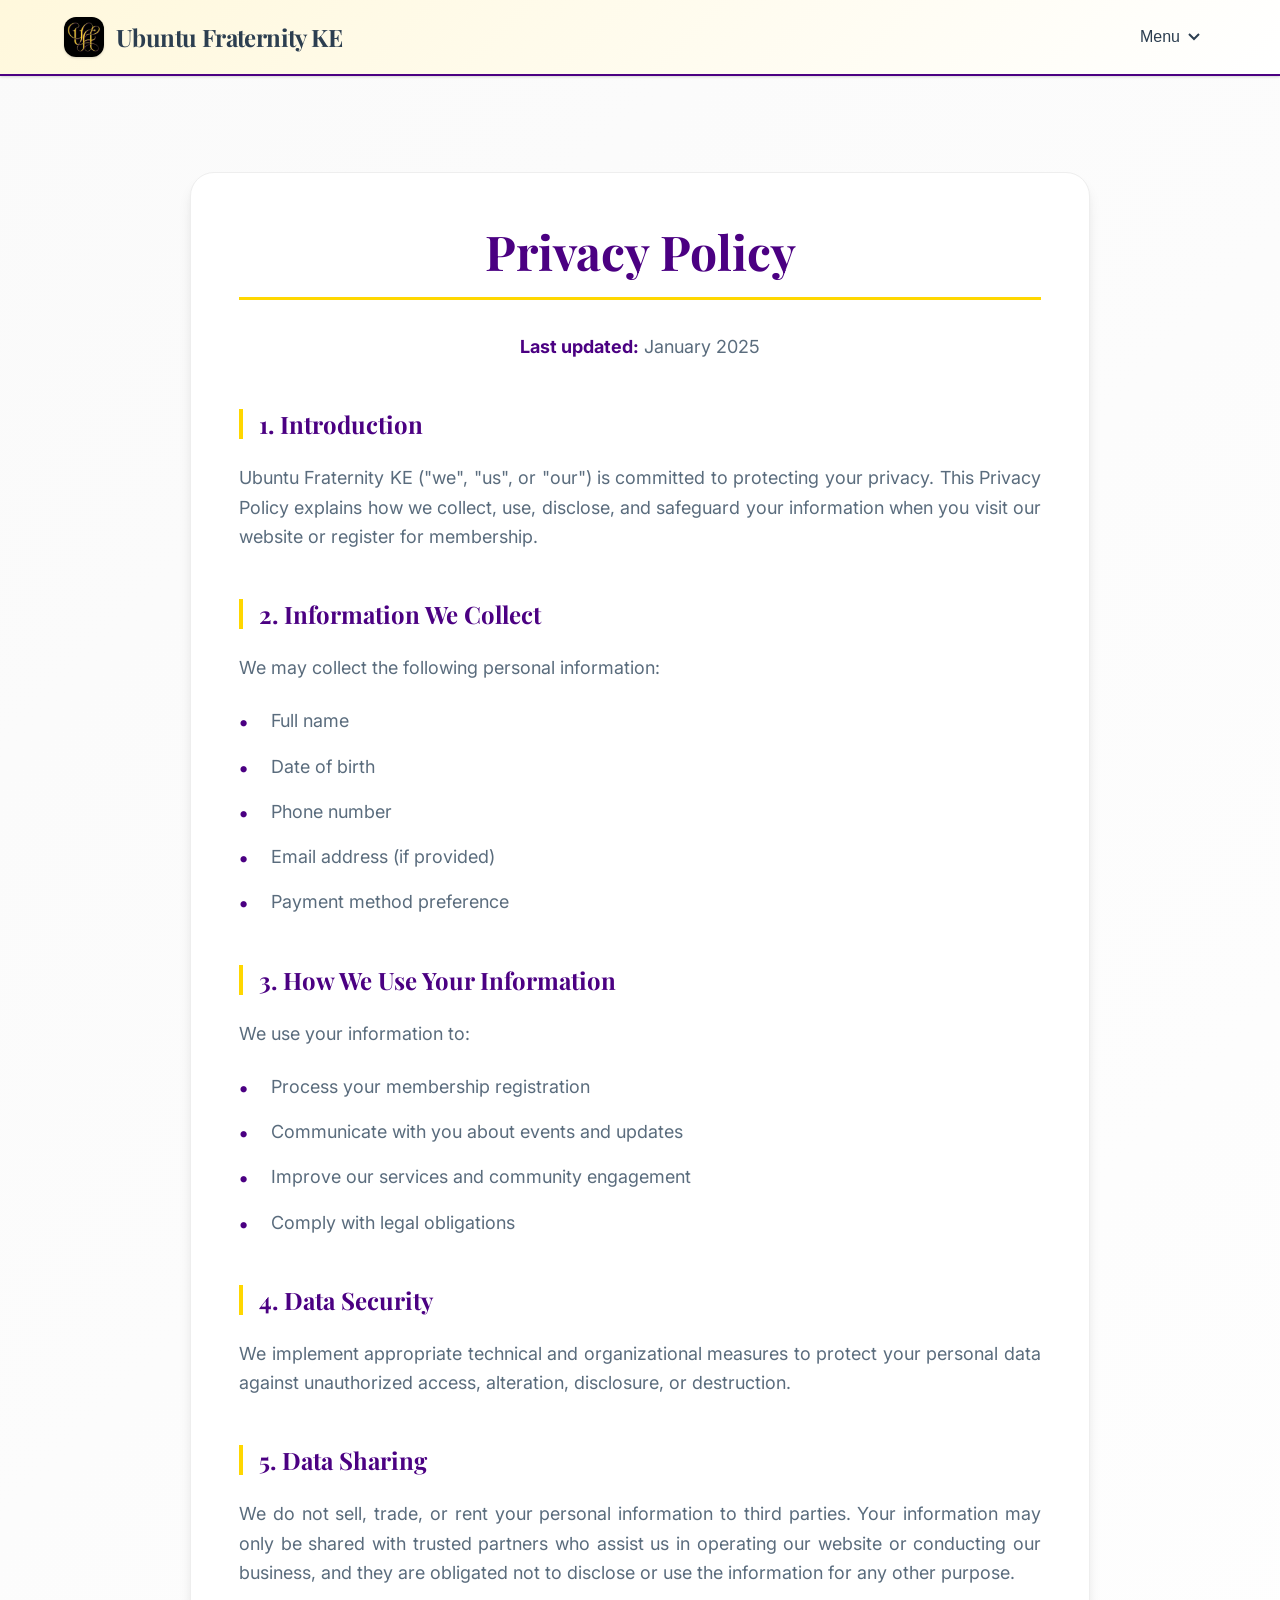
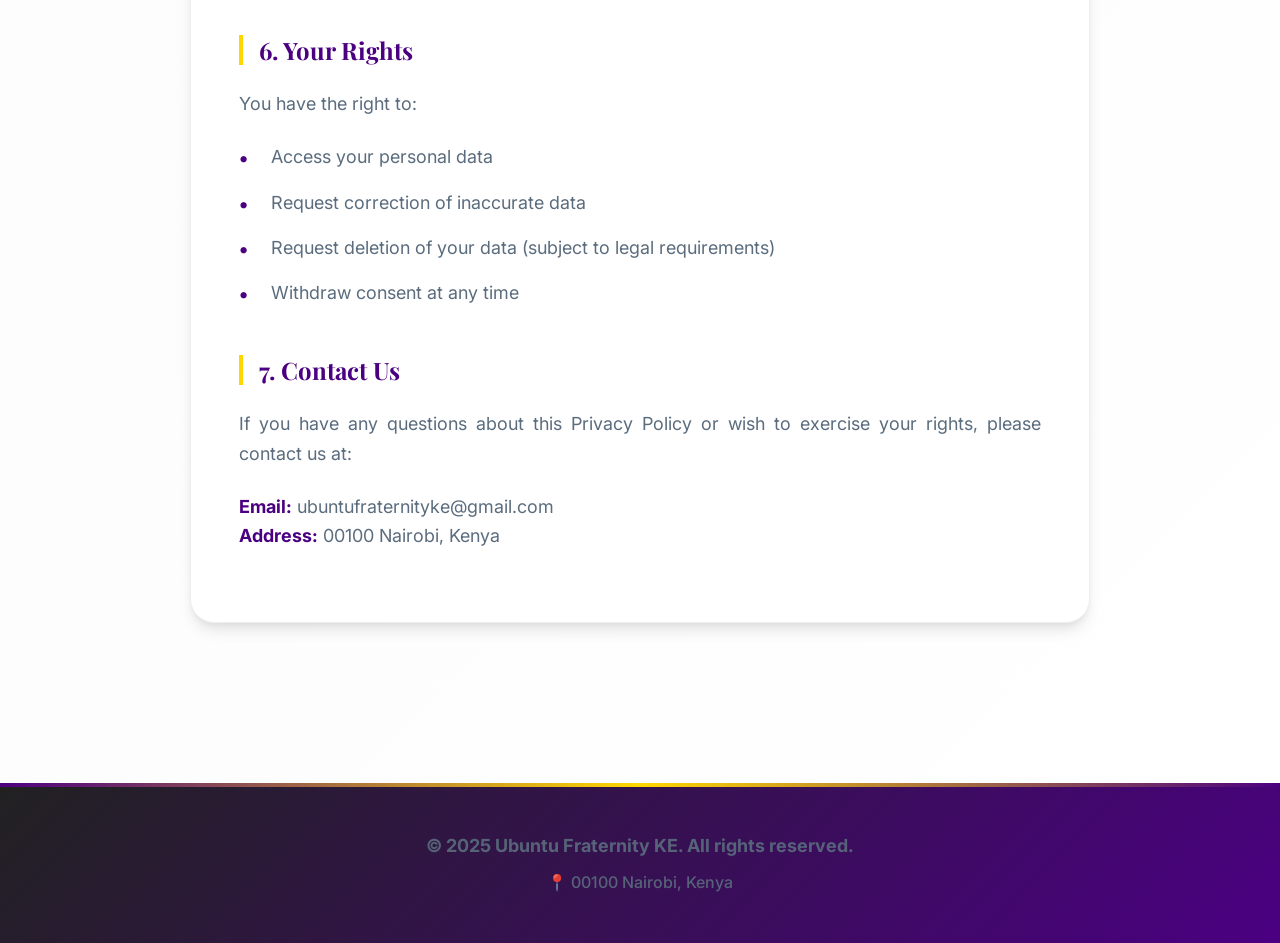
<file: privacy.html>
<!DOCTYPE html>
<html lang="en">
<head>
  <meta charset="UTF-8">
  <meta name="viewport" content="width=device-width, initial-scale=1.0">
  <title>Privacy Policy - Ubuntu Fraternity KE</title>
  <meta name="description" content="Read Ubuntu Fraternity KE's privacy policy to understand how we collect, use, and protect your personal information.">
  <link rel="icon" type="image/jpeg" href="images/uflogo.png">
  <link rel="stylesheet" href="css/styles.css">
  <link href="https://fonts.googleapis.com/css2?family=Inter:wght@300;400;500;600;700&display=swap" rel="stylesheet">
</head>
<body>
  <!-- Navigation Bar -->
  <nav class="nav">
    <div class="nav__container">
      <a href="index.html" class="nav__logo">
        <img src="images/uflogo.png" alt="Ubuntu Fraternity KE Logo">
        Ubuntu Fraternity KE
      </a>
      
      <button class="nav__toggle" id="navToggle" aria-label="Toggle navigation menu">
        <span></span>
        <span></span>
        <span></span>
      </button>
      
      <div class="nav__menu" id="navMenu">
        <div class="nav__dropdown">
          <button class="nav__dropdown-toggle" id="dropdownToggle" aria-expanded="false">
            Menu
            <svg width="12" height="8" viewBox="0 0 12 8" fill="currentColor">
              <path d="M1 1l5 5 5-5" stroke="currentColor" stroke-width="2" fill="none"/>
            </svg>
          </button>
          <div class="nav__dropdown-menu" id="dropdownMenu">
            <a href="index.html" class="nav__dropdown-item">Home</a>
            <a href="about.html" class="nav__dropdown-item">About Us</a>
            <a href="events.html" class="nav__dropdown-item">Events</a>
            <a href="gallery.html" class="nav__dropdown-item">Gallery</a>
            <a href="partnership.html" class="nav__dropdown-item">Partnership</a>
            <a href="membership.html" class="nav__dropdown-item">Membership</a>
            <a href="blogs.html" class="nav__dropdown-item">Blogs</a>
            <a href="contact.html" class="nav__dropdown-item">Contact</a>
            <a href="privacy.html" class="nav__dropdown-item">Privacy Policy</a>
          </div>
        </div>
      </div>
    </div>
  </nav>

  <!-- Privacy Policy Section -->
  <section class="section section--large">
    <div class="privacy-content">
      <h2>Privacy Policy</h2>
      <p style="text-align: center; font-size: var(--text-lg); color: var(--text-secondary); margin-bottom: var(--space-8);">
        <strong>Last updated:</strong> January 2025
      </p>
      
      <h3>1. Introduction</h3>
      <p>Ubuntu Fraternity KE ("we", "us", or "our") is committed to protecting your privacy. This Privacy Policy explains how we collect, use, disclose, and safeguard your information when you visit our website or register for membership.</p>
      
      <h3>2. Information We Collect</h3>
      <p>We may collect the following personal information:</p>
      <ul>
        <li>Full name</li>
        <li>Date of birth</li>
        <li>Phone number</li>
        <li>Email address (if provided)</li>
        <li>Payment method preference</li>
      </ul>
      
      <h3>3. How We Use Your Information</h3>
      <p>We use your information to:</p>
      <ul>
        <li>Process your membership registration</li>
        <li>Communicate with you about events and updates</li>
        <li>Improve our services and community engagement</li>
        <li>Comply with legal obligations</li>
      </ul>
      
      <h3>4. Data Security</h3>
      <p>We implement appropriate technical and organizational measures to protect your personal data against unauthorized access, alteration, disclosure, or destruction.</p>
      
      <h3>5. Data Sharing</h3>
      <p>We do not sell, trade, or rent your personal information to third parties. Your information may only be shared with trusted partners who assist us in operating our website or conducting our business, and they are obligated not to disclose or use the information for any other purpose.</p>
      
      <h3>6. Your Rights</h3>
      <p>You have the right to:</p>
      <ul>
        <li>Access your personal data</li>
        <li>Request correction of inaccurate data</li>
        <li>Request deletion of your data (subject to legal requirements)</li>
        <li>Withdraw consent at any time</li>
      </ul>
      
      <h3>7. Contact Us</h3>
      <p>If you have any questions about this Privacy Policy or wish to exercise your rights, please contact us at:</p>
      <p><strong>Email:</strong> ubuntufraternityke@gmail.com<br>
      <strong>Address:</strong> 00100 Nairobi, Kenya</p>
    </div>
  </section>

  <!-- Footer -->
  <footer class="footer">
    <div class="footer__content">
      <p class="footer__text footer__text--highlight">&copy; 2025 Ubuntu Fraternity KE. All rights reserved.</p>
      <p class="footer__text">📍 00100 Nairobi, Kenya</p>
    </div>
  </footer>

  <script src="js/main.js"></script>
</body>
</html>
</file>
<file: css/styles.css>
/* Ubuntu Fraternity KE - Refined Design System */

/* Import Google Fonts */
@import url('https://fonts.googleapis.com/css2?family=Playfair+Display:wght@400;500;600;700;800;900&family=Inter:wght@300;400;500;600;700&display=swap');

/* CSS Custom Properties (Design Tokens) */
:root {
  /* Brand Colors - Inspired by logo */
  --primary-purple: #4B0082;
  --primary-purple-dark: #2D1B69;
  --primary-purple-light: #6B2C91;
  --primary-purple-muted: rgba(75, 0, 130, 0.1);
  
  --accent-yellow: #FFD700;
  --accent-yellow-light: #FFF8DC;
  --accent-yellow-dark: #DAA520;
  --accent-yellow-muted: rgba(255, 215, 0, 0.1);
  
  /* Neutral Palette */
  --white: #FFFFFF;
  --gray-50: #FAFAFA;
  --gray-100: #F5F5F5;
  --gray-200: #EEEEEE;
  --gray-300: #E0E0E0;
  --gray-400: #BDBDBD;
  --gray-500: #9E9E9E;
  --gray-600: #757575;
  --gray-700: #616161;
  --gray-800: #424242;
  --gray-900: #212121;
  
  /* Semantic Colors */
  --text-primary: #2C3E50;
  --text-secondary: #5A6C7D;
  --text-muted: #8E9AAF;
  --text-white: #FFFFFF;
  --text-accent: var(--primary-purple);
  
  /* Background Colors */
  --bg-primary: var(--white);
  --bg-secondary: var(--gray-50);
  --bg-accent: var(--primary-purple-muted);
  --bg-hero: linear-gradient(135deg, rgba(75, 0, 130, 0.9), rgba(255, 215, 0, 0.8));
  
  /* Typography */
  --font-display: 'Playfair Display', Georgia, serif;
  --font-body: 'Inter', -apple-system, BlinkMacSystemFont, 'Segoe UI', Roboto, sans-serif;
  
  /* Font Sizes - Refined Scale */
  --text-xs: 0.75rem;    /* 12px */
  --text-sm: 0.875rem;   /* 14px */
  --text-base: 1rem;     /* 16px */
  --text-lg: 1.125rem;   /* 18px */
  --text-xl: 1.25rem;    /* 20px */
  --text-2xl: 1.5rem;    /* 24px */
  --text-3xl: 1.875rem;  /* 30px */
  --text-4xl: 2.25rem;   /* 36px */
  --text-5xl: 3rem;      /* 48px */
  --text-6xl: 3.75rem;   /* 60px */
  --text-7xl: 4.5rem;    /* 72px */
  
  /* Font Weights */
  --font-light: 300;
  --font-normal: 400;
  --font-medium: 500;
  --font-semibold: 600;
  --font-bold: 700;
  --font-extrabold: 800;
  --font-black: 900;
  
  /* Line Heights */
  --leading-tight: 1.25;
  --leading-snug: 1.375;
  --leading-normal: 1.5;
  --leading-relaxed: 1.625;
  --leading-loose: 2;
  
  /* Spacing Scale - Refined */
  --space-1: 0.25rem;   /* 4px */
  --space-2: 0.5rem;    /* 8px */
  --space-3: 0.75rem;   /* 12px */
  --space-4: 1rem;      /* 16px */
  --space-5: 1.25rem;   /* 20px */
  --space-6: 1.5rem;    /* 24px */
  --space-8: 2rem;      /* 32px */
  --space-10: 2.5rem;   /* 40px */
  --space-12: 3rem;     /* 48px */
  --space-16: 4rem;     /* 64px */
  --space-20: 5rem;     /* 80px */
  --space-24: 6rem;     /* 96px */
  --space-32: 8rem;     /* 128px */
  
  /* Border Radius */
  --radius-sm: 0.375rem;
  --radius-md: 0.5rem;
  --radius-lg: 0.75rem;
  --radius-xl: 1rem;
  --radius-2xl: 1.5rem;
  --radius-3xl: 2rem;
  --radius-full: 9999px;
  
  /* Shadows - Refined */
  --shadow-xs: 0 1px 2px 0 rgba(0, 0, 0, 0.05);
  --shadow-sm: 0 1px 3px 0 rgba(0, 0, 0, 0.1), 0 1px 2px 0 rgba(0, 0, 0, 0.06);
  --shadow-md: 0 4px 6px -1px rgba(0, 0, 0, 0.1), 0 2px 4px -1px rgba(0, 0, 0, 0.06);
  --shadow-lg: 0 10px 15px -3px rgba(0, 0, 0, 0.1), 0 4px 6px -2px rgba(0, 0, 0, 0.05);
  --shadow-xl: 0 20px 25px -5px rgba(0, 0, 0, 0.1), 0 10px 10px -5px rgba(0, 0, 0, 0.04);
  --shadow-2xl: 0 25px 50px -12px rgba(0, 0, 0, 0.25);
  --shadow-inner: inset 0 2px 4px 0 rgba(0, 0, 0, 0.06);
  
  /* Transitions */
  --transition-fast: 150ms cubic-bezier(0.4, 0, 0.2, 1);
  --transition-normal: 250ms cubic-bezier(0.4, 0, 0.2, 1);
  --transition-slow: 350ms cubic-bezier(0.4, 0, 0.2, 1);
  --transition-bounce: 300ms cubic-bezier(0.68, -0.55, 0.265, 1.55);
  
  /* Z-Index Scale */
  --z-dropdown: 1000;
  --z-sticky: 1020;
  --z-fixed: 1030;
  --z-modal-backdrop: 1040;
  --z-modal: 1050;
  --z-popover: 1060;
  --z-tooltip: 1070;
}

/* Reset and Base Styles */
* {
  margin: 0;
  padding: 0;
  box-sizing: border-box;
}

html {
  scroll-behavior: smooth;
  font-size: 16px;
}

body {
  font-family: var(--font-body);
  font-size: var(--text-base);
  font-weight: var(--font-normal);
  line-height: var(--leading-relaxed);
  color: var(--text-primary);
  background: linear-gradient(135deg, var(--gray-50) 0%, var(--white) 100%);
  -webkit-font-smoothing: antialiased;
  -moz-osx-font-smoothing: grayscale;
}

/* Typography */
h1, h2, h3, h4, h5, h6 {
  font-family: var(--font-display);
  font-weight: var(--font-bold);
  line-height: var(--leading-tight);
  color: var(--text-primary);
  margin-bottom: var(--space-4);
}

h1 { font-size: var(--text-6xl); }
h2 { font-size: var(--text-5xl); }
h3 { font-size: var(--text-4xl); }
h4 { font-size: var(--text-3xl); }
h5 { font-size: var(--text-2xl); }
h6 { font-size: var(--text-xl); }

p {
  margin-bottom: var(--space-6);
  color: var(--text-secondary);
  line-height: var(--leading-relaxed);
  font-size: var(--text-lg);
}

a {
  color: var(--primary-purple);
  text-decoration: none;
  transition: color var(--transition-fast);
}

a:hover {
  color: var(--primary-purple-dark);
  text-decoration: underline;
}

/* Layout Utilities */
.container {
  max-width: 1200px;
  margin: 0 auto;
  padding: 0 var(--space-6);
}

.section {
  padding: var(--space-20) 0;
  min-height: 50vh;
}

.section--large {
  padding: var(--space-24) 0;
}

.section--compact {
  padding: var(--space-16) 0;
}

/* Navigation */
.nav {
  background: linear-gradient(135deg, var(--accent-yellow-light), var(--white));
  padding: var(--space-4) 0;
  position: sticky;
  top: 0;
  z-index: var(--z-sticky);
  box-shadow: var(--shadow-sm);
  border-bottom: 2px solid var(--primary-purple);
  backdrop-filter: blur(10px);
}

.nav__container {
  display: flex;
  align-items: center;
  justify-content: space-between;
  max-width: 1200px;
  margin: 0 auto;
  padding: 0 var(--space-6);
}

.nav__logo {
  display: flex;
  align-items: center;
  gap: var(--space-3);
  font-family: var(--font-display);
  font-size: var(--text-2xl);
  font-weight: var(--font-bold);
  color: var(--text-primary);
  text-decoration: none;
  letter-spacing: -0.025em;
}

.nav__logo img {
  height: 40px;
  width: auto;
  border-radius: var(--radius-lg);
  box-shadow: var(--shadow-sm);
}

.nav__logo:hover {
  text-decoration: none;
  color: var(--primary-purple);
  transform: translateY(-1px);
  transition: all var(--transition-fast);
}

/* Mobile Menu Toggle */
.nav__toggle {
  display: none;
  flex-direction: column;
  justify-content: center;
  align-items: center;
  width: 44px;
  height: 44px;
  background: none;
  border: none;
  cursor: pointer;
  border-radius: var(--radius-lg);
  transition: all var(--transition-fast);
}

.nav__toggle:hover {
  background-color: var(--gray-100);
  transform: scale(1.05);
}

.nav__toggle span {
  display: block;
  width: 24px;
  height: 3px;
  background-color: var(--text-primary);
  margin: 2px 0;
  transition: all var(--transition-fast);
  border-radius: var(--radius-sm);
}

.nav__toggle.active span:nth-child(1) {
  transform: rotate(45deg) translate(5px, 5px);
}

.nav__toggle.active span:nth-child(2) {
  opacity: 0;
}

.nav__toggle.active span:nth-child(3) {
  transform: rotate(-45deg) translate(7px, -6px);
}

/* Navigation Menu */
.nav__menu {
  display: flex;
  align-items: center;
  gap: var(--space-8);
}

.nav__dropdown {
  position: relative;
}

.nav__dropdown-toggle {
  display: flex;
  align-items: center;
  gap: var(--space-2);
  padding: var(--space-3) var(--space-4);
  background: none;
  border: none;
  cursor: pointer;
  font-size: var(--text-base);
  font-weight: var(--font-medium);
  color: var(--text-primary);
  border-radius: var(--radius-lg);
  transition: all var(--transition-fast);
}

.nav__dropdown-toggle:hover {
  background-color: var(--primary-purple-muted);
  color: var(--primary-purple);
  transform: translateY(-1px);
}

.nav__dropdown-menu {
  position: absolute;
  top: 100%;
  right: 0;
  min-width: 240px;
  background: var(--white);
  border-radius: var(--radius-xl);
  box-shadow: var(--shadow-xl);
  border: 1px solid var(--gray-200);
  opacity: 0;
  visibility: hidden;
  transform: translateY(-10px);
  transition: all var(--transition-normal);
  z-index: var(--z-dropdown);
  margin-top: var(--space-2);
}

.nav__dropdown-menu.show {
  opacity: 1;
  visibility: visible;
  transform: translateY(0);
}

.nav__dropdown-item {
  display: block;
  padding: var(--space-3) var(--space-4);
  color: var(--text-primary);
  text-decoration: none;
  font-weight: var(--font-medium);
  transition: all var(--transition-fast);
  border-bottom: 1px solid var(--gray-100);
}

.nav__dropdown-item:last-child {
  border-bottom: none;
  border-radius: 0 0 var(--radius-xl) var(--radius-xl);
}

.nav__dropdown-item:first-child {
  border-radius: var(--radius-xl) var(--radius-xl) 0 0;
}

.nav__dropdown-item:hover {
  background: linear-gradient(135deg, var(--primary-purple), var(--primary-purple-dark));
  color: var(--white);
  text-decoration: none;
  transform: translateX(4px);
}

/* Hero Section */
.hero {
  background: var(--bg-hero), url('images/logo&favicon.jpg') center/cover;
  color: var(--white);
  text-align: center;
  padding: var(--space-32) var(--space-6);
  position: relative;
  min-height: 85vh;
  display: flex;
  flex-direction: column;
  justify-content: center;
  overflow: hidden;
}

.hero::before {
  content: '';
  position: absolute;
  top: 0;
  left: 0;
  right: 0;
  bottom: 0;
  background: linear-gradient(
    135deg,
    rgba(186, 160, 255, 0.85),
    rgba(255, 224, 130, 0.35)
  );
  z-index: 1;
  pointer-events: none;
}


.hero::after {
  content: '';
  position: absolute;
  top: 0;
  left: 0;
  right: 0;
  bottom: 0;
  background: rgba(0, 0, 0, 0.1);
  z-index: 2;
  pointer-events: none;
}


.hero__content {
  position: relative;
  z-index: 3;
  max-width: 900px;
  margin: 0 auto;
}

.hero__title {
  font-family: var(--font-display);
  font-size: var(--text-7xl);
  font-weight: var(--font-black);
  margin-bottom: var(--space-8);
  text-shadow: 2px 2px 4px rgba(0, 0, 0, 0.3);
  animation: slideInUp 1s ease;
  letter-spacing: -0.02em;
}

.hero__subtitle {
  font-size: var(--text-2xl);
  font-weight: var(--font-normal);
  margin-bottom: var(--space-10);
  opacity: 0.95;
  animation: slideInUp 1s ease 0.2s both;
  line-height: var(--leading-relaxed);
}

.hero__cta {
  display: inline-block;
  padding: var(--space-5) var(--space-10);
  background: linear-gradient(135deg, var(--primary-purple), var(--primary-purple-dark));
  color: var(--white);
  text-decoration: none;
  border-radius: var(--radius-2xl);
  font-size: var(--text-xl);
  font-weight: var(--font-semibold);
  box-shadow: var(--shadow-xl);
  transition: all var(--transition-normal);
  animation: slideInUp 1s ease 0.4s both;
  position: relative;
  overflow: hidden;
}

.hero__cta::before {
  content: '';
  position: absolute;
  top: 0;
  left: -100%;
  width: 100%;
  height: 100%;
  background: linear-gradient(90deg, transparent, rgba(255, 255, 255, 0.2), transparent);
  transition: left 0.5s;
}

.hero__cta:hover::before {
  left: 100%;
}

.hero__cta:hover {
  transform: translateY(-3px) scale(1.05);
  box-shadow: var(--shadow-2xl);
  text-decoration: none;
  color: var(--white);
}

.hero__cta:active {
  transform: translateY(-1px) scale(1.02);
}

/* Section Headings */
.section__title {
  text-align: center;
  margin-bottom: var(--space-16);
  position: relative;
  font-family: var(--font-display);
}

.section__title::after {
  content: '';
  display: block;
  width: 100px;
  height: 4px;
  background: linear-gradient(90deg, var(--primary-purple), var(--accent-yellow));
  margin: var(--space-8) auto;
  border-radius: var(--radius-full);
}

/* Cards */
.card {
  background: var(--white);
  border-radius: var(--radius-2xl);
  padding: var(--space-8);
  box-shadow: var(--shadow-lg);
  border: 1px solid var(--gray-200);
  transition: all var(--transition-normal);
  position: relative;
  overflow: hidden;
}

.card::before {
  content: '';
  position: absolute;
  top: 0;
  left: 0;
  right: 0;
  height: 4px;
  background: linear-gradient(90deg, var(--primary-purple), var(--accent-yellow));
}

.card:hover {
  transform: translateY(-8px);
  box-shadow: var(--shadow-2xl);
  border-color: var(--primary-purple);
}

.card__title {
  font-size: var(--text-2xl);
  font-weight: var(--font-bold);
  color: var(--primary-purple);
  margin-bottom: var(--space-4);
  font-family: var(--font-display);
}

.card__content {
  color: var(--text-secondary);
  line-height: var(--leading-relaxed);
}

/* Gallery Grid */
.gallery-grid {
  display: grid;
  grid-template-columns: repeat(auto-fit, minmax(280px, 1fr));
  gap: var(--space-8);
  margin-top: var(--space-12);
}

/* Homepage Grid Layout */
.homepage-grid {
  display: grid;
  grid-template-columns: 1fr 1fr;
  gap: var(--space-8);
  align-items: start;
}

@media (max-width: 768px) {
  .homepage-grid {
    grid-template-columns: 1fr;
    gap: var(--space-6);
  }
}

/* Committee Grid Compact */
.committee-grid-compact {
  display: grid;
  grid-template-columns: repeat(auto-fit, minmax(200px, 1fr));
  gap: var(--space-4);
  margin-top: var(--space-6);
}

.committee-card-compact {
  background: var(--white);
  border-radius: var(--radius-lg);
  padding: var(--space-4);
  box-shadow: var(--shadow-md);
  transition: transform 0.2s ease, box-shadow 0.2s ease;
  border: 1px solid var(--gray-200);
  display: flex;
  align-items: center;
  gap: var(--space-3);
}

.committee-card-compact:hover {
  transform: translateY(-2px);
  box-shadow: var(--shadow-lg);
}

.committee-avatar {
  font-size: var(--text-3xl);
  flex-shrink: 0;
}

.committee-name {
  font-size: var(--text-base);
  font-weight: var(--font-bold);
  color: var(--primary-purple);
  margin-bottom: var(--space-1);
  font-family: var(--font-display);
}

.committee-role {
  font-size: var(--text-sm);
  color: var(--text-secondary);
  font-weight: var(--font-medium);
}

/* Gallery Grid Compact */
.gallery-grid-compact {
  display: grid;
  grid-template-columns: repeat(3, 1fr);
  gap: var(--space-3);
  margin-top: var(--space-6);
}

.gallery-item-compact {
  background: var(--gray-100);
  border-radius: var(--radius-lg);
  padding: var(--space-8) var(--space-4);
  text-align: center;
  font-size: var(--text-sm);
  color: var(--text-muted);
  border: 2px dashed var(--gray-300);
  transition: transform 0.2s ease, box-shadow 0.2s ease;
}

.gallery-item-compact:hover {
  transform: translateY(-2px);
  box-shadow: var(--shadow-md);
  border-color: var(--primary-purple);
}

.gallery-item {
  height: 200px;
  background: linear-gradient(135deg, var(--gray-100), var(--gray-200));
  border-radius: var(--radius-xl);
  display: flex;
  align-items: center;
  justify-content: center;
  color: var(--text-muted);
  font-size: var(--text-lg);
  font-weight: var(--font-semibold);
  transition: all var(--transition-normal);
  position: relative;
  overflow: hidden;
  cursor: pointer;
}

.gallery-item::before {
  content: '';
  position: absolute;
  top: 0;
  left: 0;
  right: 0;
  bottom: 0;
  background: linear-gradient(135deg, var(--primary-purple-muted), var(--accent-yellow-muted));
  opacity: 0;
  transition: opacity var(--transition-normal);
}

.gallery-item:hover {
  transform: translateY(-12px) scale(1.02);
  box-shadow: var(--shadow-2xl);
  color: var(--primary-purple);
}

.gallery-item:hover::before {
  opacity: 1;
}

.gallery-item span {
  position: relative;
  z-index: 1;
}

/* Blog Cards */
.blog-grid {
  display: grid;
  grid-template-columns: repeat(auto-fit, minmax(320px, 1fr));
  gap: var(--space-8);
  margin-top: var(--space-12);
}

.blog-card {
  background: linear-gradient(145deg, var(--white), var(--gray-50));
  border-radius: var(--radius-2xl);
  padding: var(--space-8);
  text-align: center;
  box-shadow: var(--shadow-lg);
  transition: all var(--transition-normal);
  border: 1px solid var(--gray-200);
  position: relative;
  overflow: hidden;
}

.blog-card::before {
  content: '';
  position: absolute;
  top: 0;
  left: 0;
  right: 0;
  height: 4px;
  background: linear-gradient(90deg, var(--primary-purple), var(--accent-yellow));
}

.blog-card:hover {
  transform: translateY(-12px);
  box-shadow: var(--shadow-2xl);
  border-color: var(--primary-purple);
}

.blog-card__title {
  font-size: var(--text-xl);
  font-weight: var(--font-bold);
  color: var(--primary-purple);
  margin-bottom: var(--space-4);
  font-family: var(--font-display);
}

.blog-card__excerpt {
  color: var(--text-secondary);
  margin-bottom: var(--space-6);
  line-height: var(--leading-relaxed);
}

.blog-card__link {
  display: inline-block;
  padding: var(--space-3) var(--space-6);
  background: var(--primary-purple);
  color: var(--white);
  text-decoration: none;
  border-radius: var(--radius-xl);
  font-weight: var(--font-semibold);
  transition: all var(--transition-normal);
  position: relative;
  overflow: hidden;
}

.blog-card__link::before {
  content: '';
  position: absolute;
  top: 0;
  left: -100%;
  width: 100%;
  height: 100%;
  background: linear-gradient(90deg, transparent, rgba(255, 255, 255, 0.2), transparent);
  transition: left 0.5s;
}

.blog-card__link:hover::before {
  left: 100%;
}

.blog-card__link:hover {
  background: var(--primary-purple-dark);
  text-decoration: none;
  color: var(--white);
  transform: translateY(-2px);
}

/* Contact Grid */
.contact-grid {
  display: grid;
  grid-template-columns: repeat(auto-fit, minmax(300px, 1fr));
  gap: var(--space-8);
  margin-bottom: var(--space-12);
}

.contact-card {
  background: linear-gradient(145deg, var(--white), var(--gray-50));
  border-radius: var(--radius-2xl);
  padding: var(--space-8);
  text-align: center;
  box-shadow: var(--shadow-lg);
  transition: all var(--transition-normal);
  border: 1px solid var(--gray-200);
  position: relative;
  overflow: hidden;
}

.contact-card::before {
  content: '';
  position: absolute;
  top: 0;
  left: 0;
  right: 0;
  height: 4px;
  background: linear-gradient(90deg, var(--primary-purple), var(--accent-yellow));
}

.contact-card:hover {
  transform: translateY(-8px);
  box-shadow: var(--shadow-2xl);
  border-color: var(--primary-purple);
}

.contact-card__title {
  font-size: var(--text-xl);
  font-weight: var(--font-bold);
  color: var(--primary-purple);
  margin-bottom: var(--space-4);
  font-family: var(--font-display);
}

.contact-card__content {
  color: var(--text-secondary);
  font-size: var(--text-lg);
  font-weight: var(--font-medium);
}

/* Social Links */
.social-links {
  display: flex;
  justify-content: center;
  gap: var(--space-6);
  margin-top: var(--space-8);
  flex-wrap: wrap;
}

.social-link {
  display: inline-block;
  padding: var(--space-4) var(--space-8);
  background: linear-gradient(135deg, var(--primary-purple), var(--primary-purple-dark));
  color: var(--white);
  text-decoration: none;
  border-radius: var(--radius-xl);
  font-weight: var(--font-semibold);
  font-size: var(--text-lg);
  transition: all var(--transition-normal);
  box-shadow: var(--shadow-md);
  position: relative;
  overflow: hidden;
}

.social-link::before {
  content: '';
  position: absolute;
  top: 0;
  left: -100%;
  width: 100%;
  height: 100%;
  background: linear-gradient(90deg, transparent, rgba(255, 255, 255, 0.2), transparent);
  transition: left 0.5s;
}

.social-link:hover::before {
  left: 100%;
}

.social-link:hover {
  transform: translateY(-3px) scale(1.05);
  box-shadow: var(--shadow-xl);
  text-decoration: none;
  color: var(--white);
}

.social-link:active {
  transform: translateY(-1px) scale(1.02);
}

/* Membership Page Layout */
.membership-layout {
  display: grid;
  grid-template-columns: 1fr 1fr;
  gap: var(--space-12);
  align-items: start;
  margin-top: var(--space-8);
}

.membership-form {
  background: var(--white);
  border-radius: var(--radius-2xl);
  padding: var(--space-8);
  box-shadow: var(--shadow-lg);
  border: 1px solid var(--gray-200);
}

.payment-info {
  background: linear-gradient(135deg, var(--primary-purple), var(--primary-purple-dark));
  color: var(--white);
  border-radius: var(--radius-2xl);
  padding: var(--space-8);
  box-shadow: var(--shadow-lg);
  position: sticky;
  top: var(--space-8);
}

.payment-info__title {
  font-size: var(--text-2xl);
  font-weight: var(--font-bold);
  margin-bottom: var(--space-6);
  text-align: center;
  font-family: var(--font-display);
}

.payment-info__item {
  background: rgba(255, 255, 255, 0.1);
  border-radius: var(--radius-xl);
  padding: var(--space-4);
  margin-bottom: var(--space-4);
  backdrop-filter: blur(10px);
  transition: all var(--transition-fast);
}

.payment-info__item:hover {
  background: rgba(255, 255, 255, 0.15);
  transform: translateY(-2px);
}

.payment-info__label {
  font-weight: var(--font-semibold);
  margin-bottom: var(--space-2);
  display: block;
  font-size: var(--text-sm);
  opacity: 0.9;
}

.payment-info__value {
  font-size: var(--text-lg);
  font-weight: var(--font-bold);
  font-family: 'Courier New', monospace;
}

/* Form Styles */
.form-group {
  margin-bottom: var(--space-6);
}

.form-label {
  display: block;
  margin-bottom: var(--space-2);
  font-weight: var(--font-semibold);
  color: var(--text-primary);
  font-size: var(--text-base);
}

.form-input,
.form-select {
  width: 100%;
  padding: var(--space-4);
  border: 2px solid var(--gray-300);
  border-radius: var(--radius-xl);
  font-size: var(--text-base);
  font-family: inherit;
  transition: all var(--transition-fast);
  background: var(--white);
}

.form-input:focus,
.form-select:focus {
  outline: none;
  border-color: var(--primary-purple);
  box-shadow: 0 0 0 3px var(--primary-purple-muted);
  transform: translateY(-1px);
}

.form-button {
  width: 100%;
  padding: var(--space-5) var(--space-8);
  background: linear-gradient(135deg, var(--primary-purple), var(--primary-purple-dark));
  color: var(--white);
  border: none;
  border-radius: var(--radius-xl);
  font-size: var(--text-lg);
  font-weight: var(--font-semibold);
  cursor: pointer;
  transition: all var(--transition-normal);
  box-shadow: var(--shadow-md);
  position: relative;
  overflow: hidden;
}

.form-button::before {
  content: '';
  position: absolute;
  top: 0;
  left: -100%;
  width: 100%;
  height: 100%;
  background: linear-gradient(90deg, transparent, rgba(255, 255, 255, 0.2), transparent);
  transition: left 0.5s;
}

.form-button:hover::before {
  left: 100%;
}

.form-button:hover {
  transform: translateY(-2px) scale(1.02);
  box-shadow: var(--shadow-lg);
}

.form-button:active {
  transform: translateY(0) scale(0.98);
}

/* Benefits List */
.benefits-list {
  list-style: none;
  padding: 0;
  margin: var(--space-8) 0;
}

.benefits-list li {
  padding: var(--space-4) 0;
  border-bottom: 1px solid var(--gray-200);
  position: relative;
  padding-left: var(--space-8);
  font-size: var(--text-lg);
  color: var(--text-secondary);
  line-height: var(--leading-relaxed);
  transition: all var(--transition-fast);
}

.benefits-list li:last-child {
  border-bottom: none;
}

.benefits-list li::before {
  content: '✓';
  position: absolute;
  left: 0;
  color: var(--primary-purple);
  font-weight: var(--font-bold);
  font-size: var(--text-xl);
  top: var(--space-4);
}

.benefits-list li:hover {
  color: var(--primary-purple);
  transform: translateX(4px);
}

/* Privacy Policy */
.privacy-content {
  background: var(--white);
  border-radius: var(--radius-2xl);
  padding: var(--space-12);
  box-shadow: var(--shadow-lg);
  border: 1px solid var(--gray-200);
  max-width: 900px;
  margin: 0 auto;
}

.privacy-content h2 {
  color: var(--primary-purple);
  font-size: var(--text-5xl);
  margin-bottom: var(--space-8);
  text-align: center;
  border-bottom: 3px solid var(--accent-yellow);
  padding-bottom: var(--space-4);
  font-family: var(--font-display);
}

.privacy-content h3 {
  color: var(--primary-purple);
  font-size: var(--text-2xl);
  margin: var(--space-12) 0 var(--space-6);
  font-weight: var(--font-bold);
  border-left: 4px solid var(--accent-yellow);
  padding-left: var(--space-4);
  font-family: var(--font-display);
}

.privacy-content p {
  font-size: var(--text-lg);
  line-height: var(--leading-relaxed);
  margin-bottom: var(--space-6);
  color: var(--text-secondary);
  text-align: justify;
}

.privacy-content ul {
  margin: var(--space-6) 0;
  padding-left: 0;
  list-style: none;
}

.privacy-content li {
  margin-bottom: var(--space-4);
  font-size: var(--text-lg);
  color: var(--text-secondary);
  padding-left: var(--space-8);
  position: relative;
  line-height: var(--leading-relaxed);
}

.privacy-content li::before {
  content: '•';
  color: var(--primary-purple);
  font-weight: var(--font-bold);
  font-size: var(--text-xl);
  position: absolute;
  left: 0;
  top: 0;
}

.privacy-content strong {
  color: var(--primary-purple);
  font-weight: var(--font-bold);
}

/* Footer - Compact */
.footer {
  background: linear-gradient(135deg, var(--gray-900), var(--primary-purple));
  color: var(--white);
  text-align: center;
  padding: var(--space-12) var(--space-6);
  margin-top: var(--space-16);
  position: relative;
}

.footer::before {
  content: '';
  position: absolute;
  top: 0;
  left: 0;
  right: 0;
  height: 4px;
  background: linear-gradient(90deg, var(--primary-purple), var(--accent-yellow), var(--primary-purple));
}

.footer__content {
  max-width: 1200px;
  margin: 0 auto;
}

.footer__text {
  margin: 0;
  font-size: var(--text-base);
  font-weight: var(--font-medium);
  opacity: 0.9;
}

.footer__text--highlight {
  font-size: var(--text-lg);
  font-weight: var(--font-bold);
  margin-bottom: var(--space-2);
}

/* Modal Styles */
.modal {
  display: none;
  position: fixed;
  z-index: var(--z-modal);
  left: 0;
  top: 0;
  width: 100%;
  height: 100%;
  background-color: rgba(0, 0, 0, 0.7);
  justify-content: center;
  align-items: center;
  animation: fadeIn var(--transition-normal);
}

.modal.show {
  display: flex;
}

.modal__content {
  background: var(--white);
  padding: var(--space-8);
  border-radius: var(--radius-2xl);
  width: 90%;
  max-width: 400px;
  text-align: center;
  position: relative;
  animation: slideInUp var(--transition-normal);
  box-shadow: var(--shadow-2xl);
}

.modal__title {
  margin-bottom: var(--space-4);
  color: var(--primary-purple);
  font-size: var(--text-2xl);
  font-weight: var(--font-bold);
  font-family: var(--font-display);
}

.modal__input {
  font-size: var(--text-2xl);
  letter-spacing: var(--space-2);
  padding: var(--space-4);
  border: 2px solid var(--gray-300);
  border-radius: var(--radius-xl);
  width: 100%;
  text-align: center;
  font-family: 'Courier New', monospace;
  transition: border-color var(--transition-fast);
}

.modal__input:focus {
  outline: none;
  border-color: var(--primary-purple);
  box-shadow: 0 0 0 3px var(--primary-purple-muted);
}

.modal__buttons {
  margin-top: var(--space-6);
  display: flex;
  gap: var(--space-4);
  justify-content: center;
}

.modal__button {
  padding: var(--space-3) var(--space-6);
  border: none;
  border-radius: var(--radius-xl);
  cursor: pointer;
  font-weight: var(--font-semibold);
  font-size: var(--text-base);
  transition: all var(--transition-normal);
}

.modal__button--primary {
  background: var(--primary-purple);
  color: var(--white);
}

.modal__button--secondary {
  background: var(--gray-300);
  color: var(--text-primary);
}

.modal__button:hover {
  transform: translateY(-2px);
  box-shadow: var(--shadow-md);
}

.modal__button:active {
  transform: translateY(0);
}

/* Animations */
@keyframes fadeIn {
  from { opacity: 0; }
  to { opacity: 1; }
}

@keyframes slideInUp {
  from {
    opacity: 0;
    transform: translateY(30px);
  }
  to {
    opacity: 1;
    transform: translateY(0);
  }
}

@keyframes slideInRight {
  from {
    transform: translateX(100%);
    opacity: 0;
  }
  to {
    transform: translateX(0);
    opacity: 1;
  }
}

@keyframes slideOutRight {
  from {
    transform: translateX(0);
    opacity: 1;
  }
  to {
    transform: translateX(100%);
    opacity: 0;
  }
}

@keyframes float {
  0%, 100% { transform: translateY(0px); }
  50% { transform: translateY(-10px); }
}

/* Responsive Design */
@media (max-width: 1024px) {
  .membership-layout {
    grid-template-columns: 1fr;
    gap: var(--space-8);
  }
  
  .payment-info {
    position: static;
  }
}

@media (max-width: 768px) {
  .nav__menu {
    display: none;
  }
  
  .nav__toggle {
    display: flex;
  }
  
  .nav__menu.show {
    display: flex;
    position: absolute;
    top: 100%;
    left: 0;
    right: 0;
    background: var(--white);
    flex-direction: column;
    padding: var(--space-4);
    box-shadow: var(--shadow-lg);
    border-radius: 0 0 var(--radius-2xl) var(--radius-2xl);
  }
  
  .nav__dropdown-menu {
    position: static;
    opacity: 1;
    visibility: visible;
    transform: none;
    box-shadow: none;
    border: none;
    background: var(--gray-50);
    margin-top: var(--space-2);
  }
  
  .hero__title {
    font-size: var(--text-5xl);
  }
  
  .hero__subtitle {
    font-size: var(--text-xl);
  }
  
  .section {
    padding: var(--space-16) 0;
  }
  
  .section--large {
    padding: var(--space-20) 0;
  }
  
  .blog-grid {
    grid-template-columns: 1fr;
  }
  
  .contact-grid {
    grid-template-columns: 1fr;
  }
  
  .gallery-grid {
    grid-template-columns: repeat(auto-fit, minmax(250px, 1fr));
  }
  
  .social-links {
    flex-direction: column;
    align-items: center;
  }
  
  .social-link {
    width: 100%;
    max-width: 300px;
  }
  
  .privacy-content {
    padding: var(--space-8);
  }
  
  .privacy-content h2 {
    font-size: var(--text-4xl);
  }
  
  .privacy-content h3 {
    font-size: var(--text-xl);
  }
}

@media (max-width: 480px) {
  .container {
    padding: 0 var(--space-4);
  }
  
  .nav__container {
    padding: 0 var(--space-4);
  }
  
  .hero {
    padding: var(--space-20) var(--space-4);
  }
  
  .hero__title {
    font-size: var(--text-4xl);
  }
  
  .section {
    padding: var(--space-12) 0;
  }
  
  .card,
  .blog-card,
  .contact-card {
    padding: var(--space-6);
  }
  
  .membership-form,
  .payment-info {
    padding: var(--space-6);
  }
  
  .privacy-content {
    padding: var(--space-6);
  }
  
  .gallery-grid {
    grid-template-columns: 1fr;
  }
}

/* Utility Classes */
.text-center { text-align: center; }
.text-left { text-align: left; }
.text-right { text-align: right; }

.mb-0 { margin-bottom: 0; }
.mb-2 { margin-bottom: var(--space-2); }
.mb-4 { margin-bottom: var(--space-4); }
.mb-6 { margin-bottom: var(--space-6); }
.mb-8 { margin-bottom: var(--space-8); }

.mt-0 { margin-top: 0; }
.mt-2 { margin-top: var(--space-2); }
.mt-4 { margin-top: var(--space-4); }
.mt-6 { margin-top: var(--space-6); }
.mt-8 { margin-top: var(--space-8); }

.hidden { display: none; }
.block { display: block; }
.flex { display: flex; }
.grid { display: grid; }

/* Focus States for Accessibility */
*:focus {
  outline: 2px solid var(--primary-purple);
  outline-offset: 2px;
}

button:focus,
a:focus {
  outline: 2px solid var(--primary-purple);
  outline-offset: 2px;
}

@media (prefers-contrast: high) {
  :root {
    --text-primary: #000000;
    --text-secondary: #333333;
    --primary-purple: #000080;
  }
}

@media (prefers-reduced-motion: reduce) {
  * {
    animation-duration: 0.01ms !important;
    animation-iteration-count: 1 !important;
    transition-duration: 0.01ms !important;
  }
}


/* Softer / calmer override for the "Ready to Join Our Club?" section
   Paste this at the end of css/styles.css to replace the previous override. */

/* Slightly pastel lavender → cream gradient, lower contrast text, reduced shadow */
section.section.section--compact[style*="primary-purple"] {
  background: linear-gradient(135deg, #F6F4FF 0%, #FFF9F2 100%) !important; /* soft lavender -> warm cream */
  color: #35323f !important; /* soft deep-gray (easy on the eyes) */
  padding: 28px 18px !important; /* slightly less vertical space */
  border-radius: 10px;
  box-shadow: 0 6px 14px rgba(16,10,40,0.04); /* lighter shadow */
  border: 1px solid rgba(88, 66, 130, 0.06);
}

/* Keep content centered but not too wide */
section.section.section--compact[style*="primary-purple"] .container {
  max-width: 880px;
  margin: 0 auto;
}

/* Buttons: calm, mostly neutral background with subtle purple text accent */
section.section.section--compact[style*="primary-purple"] .btn {
  background: #ffffff !important;
  color: #5a3d97 !important; /* muted purple for labels */
  border: 1px solid rgba(90,61,151,0.08) !important;
  padding: 10px 16px !important;
  border-radius: 10px !important;
  box-shadow: none !important;
  transition: transform 140ms ease, box-shadow 140ms ease !important;
}

/* Secondary / outlined style (was transparent) */
section.section.section--compact[style*="primary-purple"] .btn[style*="background: transparent"] {
  border-color: rgba(90,61,151,0.08) !important;
  color: #4b3a84 !important;
  background: rgba(255,255,255,0.6) !important;
}

/* Tone down animations and transitions inside this section */
section.section.section--compact[style*="primary-purple"] * {
  animation: none !important;
  transition-duration: 180ms !important;
}

/* Mobile tweaks - keep it compact and readable on small screens */
@media (max-width: 768px) {
  section.section.section--compact[style*="primary-purple"] {
    padding: 20px 14px !important;
  }
  section.section.section--compact[style*="primary-purple"] .btn {
    width: 100% !important;
    padding: 12px 14px !important;
  }
}
</file>
